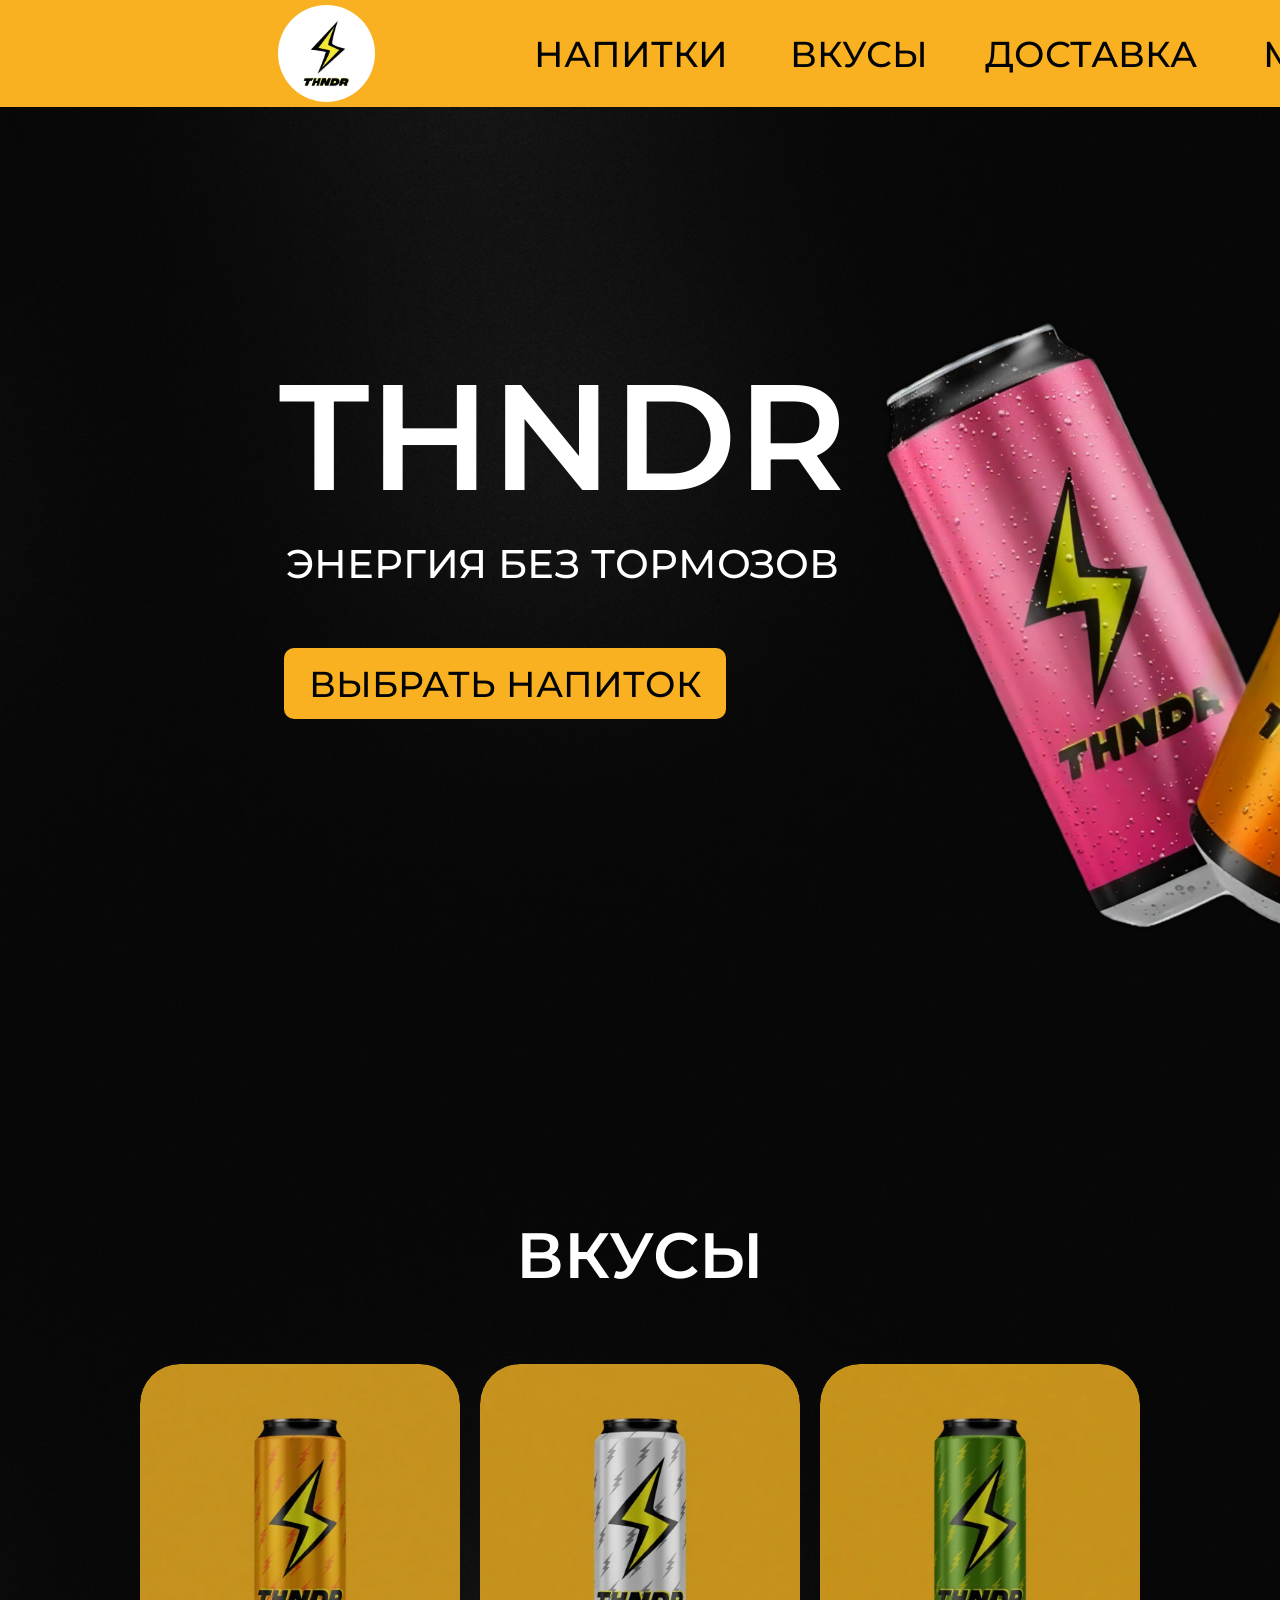
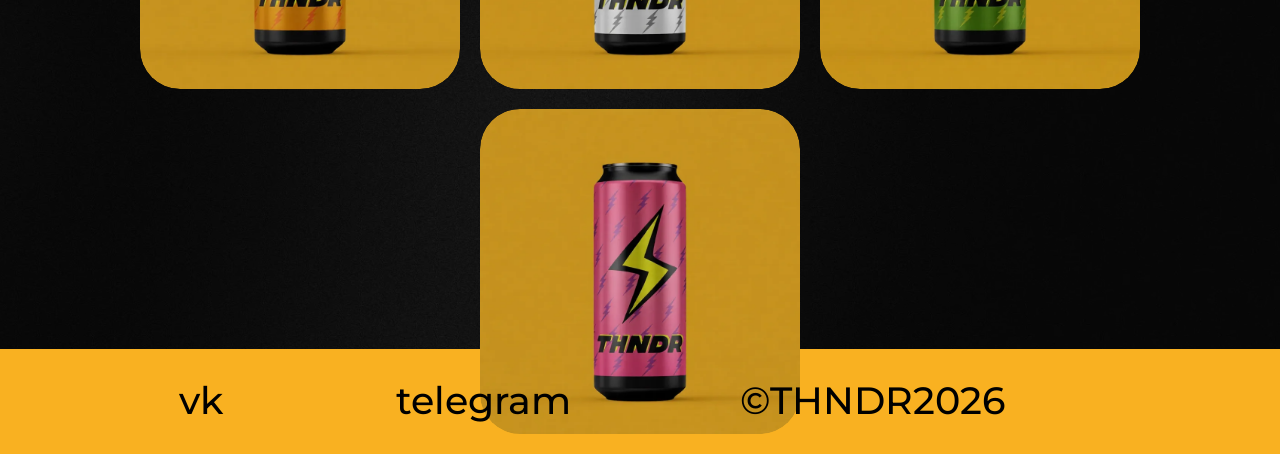
<file: index.html>
<!DOCTYPE html>
<html lang="ru">
<head>
    <meta charset="UTF-8">
    <meta name="viewport" content="width=device-width, initial-scale=1.0, user-scalable=no">
    <title>THNDR — Энергия без тормозов | Flexbox версия</title>
    <link href="https://fonts.googleapis.com/css2?family=Montserrat:wght@500;600;700&display=swap" rel="stylesheet">
    <link rel="stylesheet" href="CSS/style.css">
</head>
<body>
<!-- Хедер -->
<div class="top-header" id="topHeader">
    <div class="logo-area" id="logoArea">
        <img class="logo-img" src="webp/Лого.webp" alt="Логотип">
    </div>
    <div class="nav-menu">
        <div class="nav-item" data-action="НАПИТКИ" id="navDrinks">НАПИТКИ</div>
        <div class="nav-item" data-action="ВКУСЫ" id="navTastes">ВКУСЫ</div>
        <div class="nav-item" data-action="ДОСТАВКА" id="navDelivery">ДОСТАВКА</div>
        <a href="merch.html" class="nav-item">МЕРЧ</a>
    </div>
    <div class="right-group">
        <div class="right-group">
    <!-- Иконка корзины с прямым переходом на cart.html -->
    <div class="cart-icon" id="cartIcon" onclick="window.location.href='cart.html'">
        <svg viewBox="0 0 24 24" fill="none" stroke="#030405" stroke-width="2" stroke-linecap="round" stroke-linejoin="round">
            <circle cx="9" cy="21" r="1.5"></circle>
            <circle cx="20" cy="21" r="1.5"></circle>
            <path d="M1 1h4l2.68 13.39a2 2 0 0 0 2 1.61h9.72a2 2 0 0 0 2-1.61L23 6H6"></path>
        </svg>
    </div>
</div>
    </div>
</div>

<!-- ПЕРВЫЙ БЛОК -->
<section class="page first-page" id="firstPage">
    <div class="main-content">
        <div class="background-container">
            <img class="background-image" src="webp/фон1.webp" alt="Фон">
            <div class="background-overlay"></div>
        </div>

        <div class="left-content">
            <div class="title-block">
                <div class="main-title">THNDR</div>
                <div class="subtitle">ЭНЕРГИЯ БЕЗ ТОРМОЗОВ</div>
                <div class="btn-primary" id="chooseDrinkBtn">
                    <span>ВЫБРАТЬ НАПИТОК</span>
                </div>
            </div>
        </div>

        <div class="right-content">
            <img class="product-image" src="webp/банки 2.webp" alt="Продукт THNDR" id="productImage">
        </div>
    </div>
</section>

<!-- ВТОРОЙ БЛОК (ВКУСЫ) -->
<section class="page second-page" id="secondPage">
    <div class="second-page-container">
        <div class="second-page-bg"></div>
        <div class="second-page-overlay"></div>
        
        <div class="second-page-title">ВКУСЫ</div>
        
        <div class="products-flex">
            <div class="product-card" data-product="ORIGINAL" data-price="200">
                <div class="image-container">
                    <img class="product-img" src="webp/ORIGINAL.webp" alt="ORIGINAL" />
                    <div class="product-title-overlay">ORIGINAL</div>
                    <div class="product-price-overlay">150₽</div>
                    <div class="buy-btn-overlay" data-name="ORIGINAL" data-price="150">КУПИТЬ</div>
                </div>
            </div>
            
            <div class="product-card" data-product="ZERO SUGAR" data-price="250">
                <div class="image-container">
                    <img class="product-img" src="webp/ZERO SUGAR.webp" alt="ZERO SUGAR" />
                    <div class="product-title-overlay">ZERO SUGAR</div>
                    <div class="product-price-overlay">160₽</div>
                    <div class="buy-btn-overlay" data-name="ZERO SUGAR" data-price="160">КУПИТЬ</div>
                </div>
            </div>
            
            <div class="product-card" data-product="TROPICAL" data-price="220">
                <div class="image-container">
                    <img class="product-img" src="webp/TROPICAL.webp" alt="TROPICAL" />
                    <div class="product-title-overlay">TROPICAL</div>
                    <div class="product-price-overlay">140₽</div>
                    <div class="buy-btn-overlay" data-name="TROPICAL" data-price="140">КУПИТЬ</div>
                </div>
            </div>
            
            <div class="product-card" data-product="BERRY" data-price="250">
                <div class="image-container">
                    <img class="product-img" src="webp/BERRY.webp" alt="BERRY" />
                    <div class="product-title-overlay">BERRY</div>
                    <div class="product-price-overlay">130₽</div>
                    <div class="buy-btn-overlay" data-name="BERRY" data-price="130">КУПИТЬ</div>
                </div>
            </div>
        </div>
        
        <div class="bottom-bar"></div>
        
        <div class="social-vk">vk</div>
        <div class="social-telegram">telegram</div>
        <div class="social-email">©THNDR2026</div>
    </div>
</section>

<script src="SCRIPT/script.js"></script>

<!-- Обработка перехода с других страниц (скролл к нужному блоку) -->
<script>
    (function() {
        const scrollTo = sessionStorage.getItem('scrollTo');
        if (scrollTo === 'tastes') {
            sessionStorage.removeItem('scrollTo');
            const waitForElement = setInterval(() => {
                const secondPage = document.getElementById('secondPage');
                if (secondPage) {
                    clearInterval(waitForElement);
                    setTimeout(() => {
                        secondPage.scrollIntoView({ behavior: 'smooth', block: 'start' });
                    }, 200);
                }
            }, 100);
            setTimeout(() => {
                clearInterval(waitForElement);
            }, 3000);
       } else if (scrollTo === 'drinks') {
    sessionStorage.removeItem('scrollTo');
    //Cкролл к началу страницы
    setTimeout(() => {
        window.scrollTo({ top: 0, behavior: 'smooth' });
    }, 100);
}
    })();
</script>
</body>
</html>
</file>
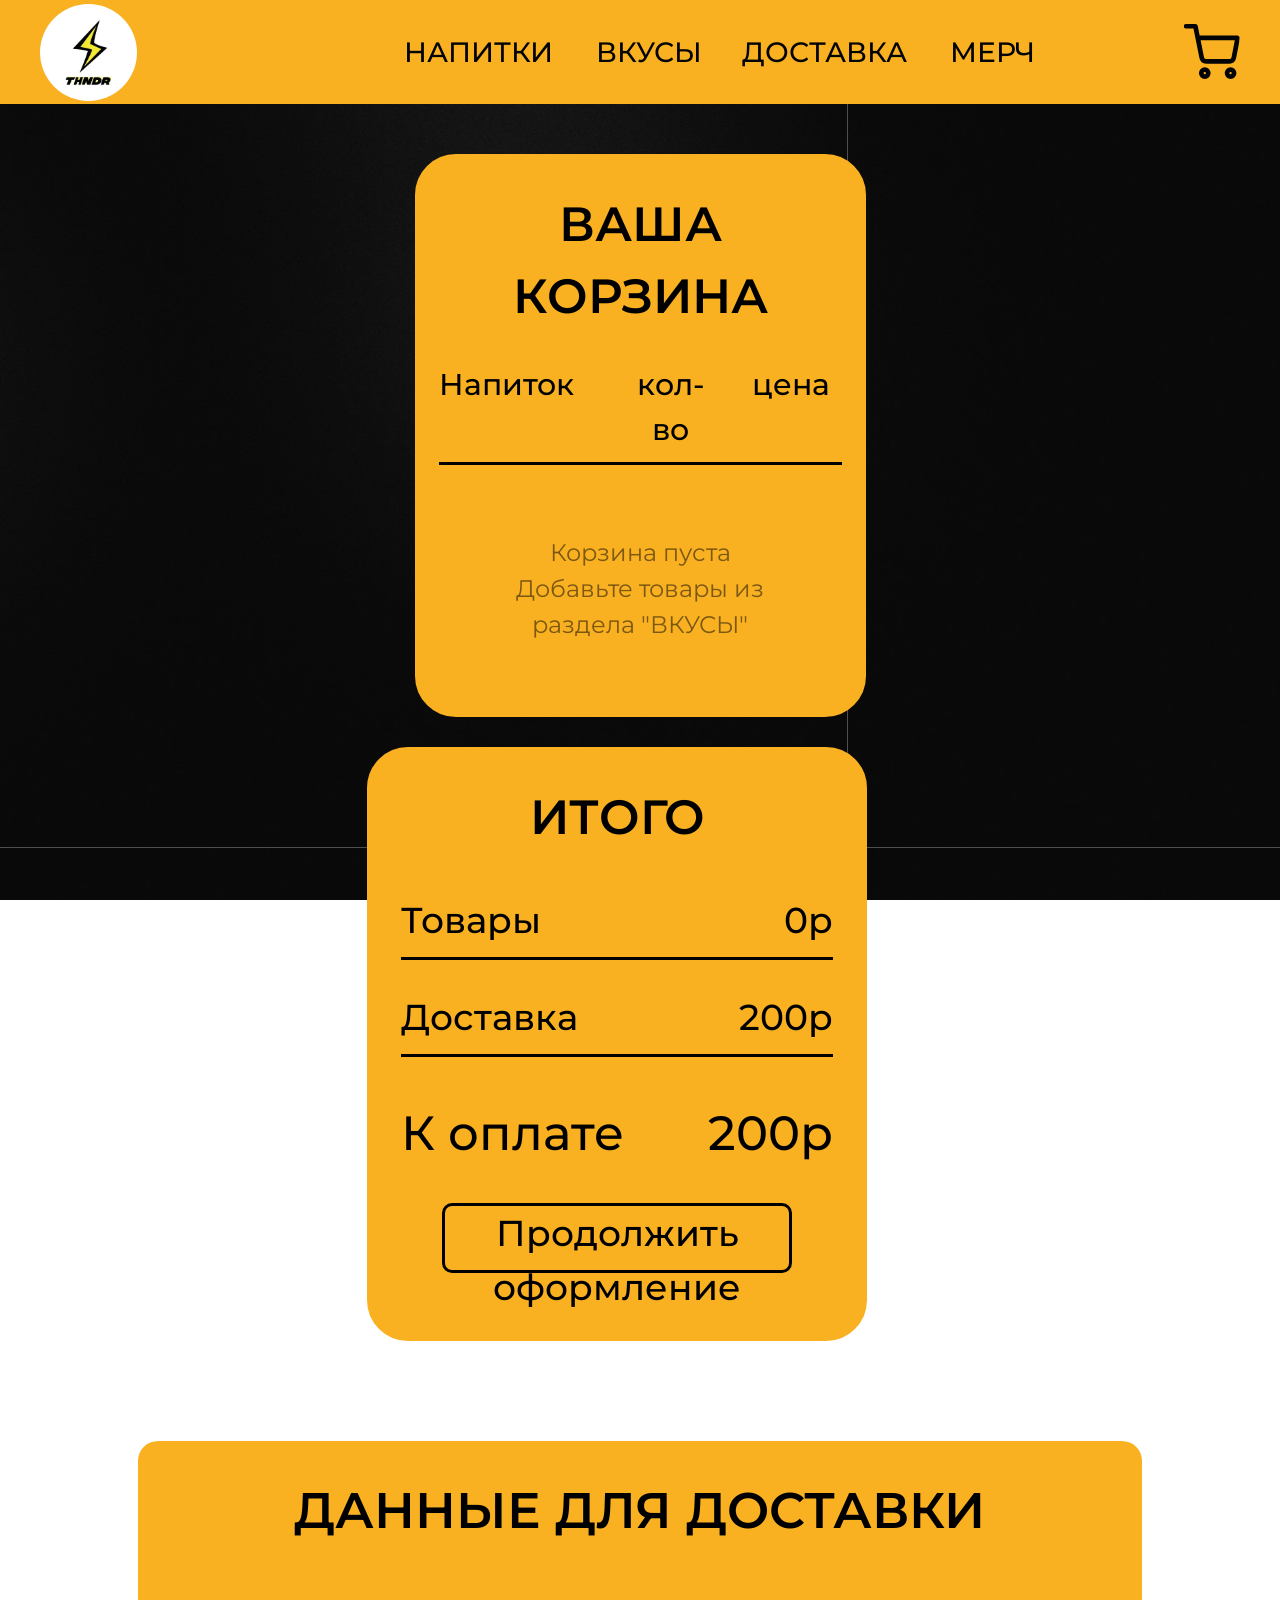
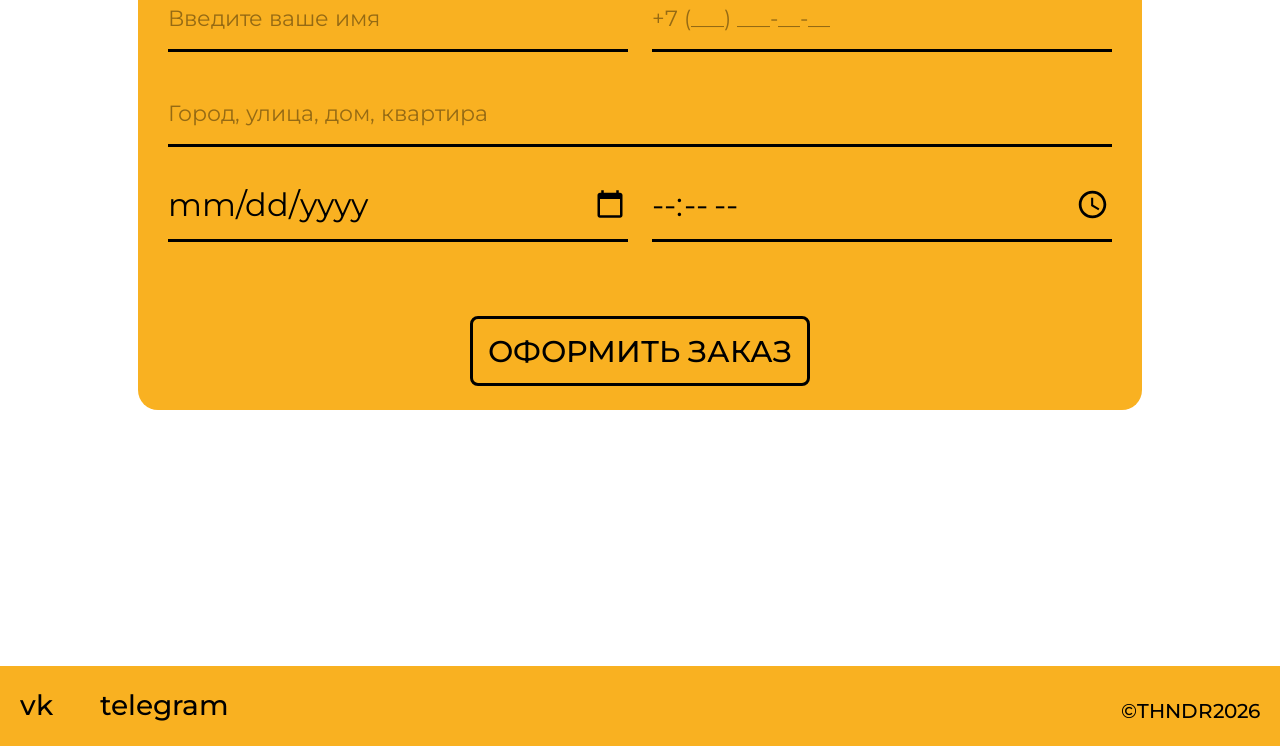
<file: cart.html>
<!DOCTYPE html>
<html lang="ru">
<head>
    <meta charset="UTF-8">
    <meta name="viewport" content="width=device-width, initial-scale=1.0, user-scalable=no">
    <title>THNDR — Корзина | Bootstrap версия</title>
    <link href="https://cdn.jsdelivr.net/npm/bootstrap@5.3.0/dist/css/bootstrap.min.css" rel="stylesheet">
    <link href="https://fonts.googleapis.com/css2?family=Montserrat:wght@500;600;700&display=swap" rel="stylesheet">
    <link rel="stylesheet" href="CSS/cart.css">
</head>
<body>

<!-- ХЕДЕР -->
<div class="top-header">
    <div class="logo-area" onclick="location.href='index.html'">
        <img class="logo-img" src="webp/Лого.webp" alt="Логотип">
    </div>
    <div class="nav-menu">
        <a href="index.html" class="nav-item">НАПИТКИ</a>
        <a href="index.html#secondPage" class="nav-item">ВКУСЫ</a>
        <a href="delivery.html" class="nav-item">ДОСТАВКА</a>
        <a href="merch.html" class="nav-item">МЕРЧ</a>
    </div>
    <div class="right-group">
        <div class="cart-icon" onclick="location.href='cart.html'">
            <svg viewBox="0 0 24 24" fill="none" stroke="#030405" stroke-width="2" stroke-linecap="round" stroke-linejoin="round">
                <circle cx="9" cy="21" r="1.5"></circle>
                <circle cx="20" cy="21" r="1.5"></circle>
                <path d="M1 1h4l2.68 13.39a2 2 0 0 0 2 1.61h9.72a2 2 0 0 0 2-1.61L23 6H6"></path>
            </svg>
        </div>
    </div>
</div>

<!-- ФОН ДЛЯ СТРАНИЦЫ КОРЗИНЫ -->
<div class="cart-bg"></div>
<div class="cart-bg-overlay"></div>

<!-- ПЕРВЫЙ БЛОК: КОРЗИНА -->
<div class="cart-section">
    <div class="container">
        <div class="row row-custom justify-content-center align-items-center">
            
            <!-- Левая колонка - ВАША КОРЗИНА -->
            <div class="col-md-6 col-lg-5">
                <div class="cart-items-card">
                    <div class="cart-title">ВАША КОРЗИНА</div>
                    
                    <div class="cart-table-header">
                        <span class="header-name">Напиток</span>
                        <span class="header-quantity">кол-во</span>
                        <span class="header-price">цена</span>
                    </div>
                    
                    <div id="cart-items-container">
                        <!-- Товары будут загружены сюда динамически -->
                    </div>
                    
                    <div id="empty-cart-message" style="text-align: center; padding: 40px; font-size: 24px; color: rgba(0,0,0,0.5); display: none;">
                        Корзина пуста<br>
                        Добавьте товары из раздела "ВКУСЫ"
                    </div>
                </div>
            </div>
            
            <!-- Правая колонка - ИТОГО -->
            <div class="col-md-6 col-lg-6">
                <div class="cart-total-card">
                    <div class="total-title">ИТОГО</div>
                    
                    <div class="total-row">
                        <span>Товары</span>
                        <span id="goodsTotal">0р</span>
                    </div>
                    <div class="total-row">
                        <span>Доставка</span>
                        <span id="deliveryPrice">200р</span>
                    </div>
                    <div class="total-amount">
                        <span>К оплате</span>
                        <span id="finalTotal">200р</span>
                    </div>
                    
                    <div class="text-center mt-4">
                        <button class="checkout-btn" onclick="scrollToDeliveryForm()">Продолжить оформление</button>
                    </div>
                </div>
            </div>
        </div>
    </div>
</div>

<!-- ВТОРОЙ БЛОК: ДАННЫЕ ДЛЯ ДОСТАВКИ -->
<div class="delivery-data-section" id="deliveryFormSection">
    <div class="container">
        <div class="row justify-content-center">
            <div class="col-12">
                <div class="delivery-data-card">
                    <h1 class="delivery-data-title">ДАННЫЕ ДЛЯ ДОСТАВКИ</h1>
                    
                    <form id="deliveryForm">
    <div class="row">
        <div class="col-md-6 mb-4">
            <input type="text" aria-label="Имя" class="form-control" placeholder="Введите ваше имя" required>
        </div>
        <div class="col-md-6 mb-4">
            <input type="tel" aria-label="Телефон" class="form-control" placeholder="+7 (___) ___-__-__" required>
        </div>
    </div>
    
    <div class="row">
        <div class="col-12 mb-4">
            <input type="text" aria-label="Адрес" class="form-control" placeholder="Город, улица, дом, квартира" required>
        </div>
    </div>
    
    <div class="row">
        <div class="col-md-6 mb-4">
            <input type="date" aria-label="Дата" class="form-control" required>
        </div>
        <div class="col-md-6 mb-4">
            <input type="time" aria-label="Время" class="form-control" required>
        </div>
    </div>
    
    <div class="row">
        <div class="col-12 text-center">
            <button type="submit" class="submit-order-btn">ОФОРМИТЬ ЗАКАЗ</button>
        </div>
    </div>
</form>
                </div>
            </div>
        </div>
    </div>
    
    <!-- Нижняя полоса -->
    <div class="bottom-bar"></div>
    
    <!-- Социальные кнопки -->
    <div class="social-vk" onclick="window.open('https://vk.com', '_blank')">vk</div>
    <div class="social-telegram" onclick="window.open('https://t.me', '_blank')">telegram</div>
    <div class="social-email" onclick="window.location.href='mailto:support@thndr.ru'">©THNDR2026</div>
</div>

<script>
    // ========== КОРЗИНА (РАБОТА С LOCALSTORAGE) ==========
    const CART_STORAGE_KEY = 'thndr_cart';
    const DELIVERY_PRICE_KEY = 'thndr_delivery_price';
    
    function getCart() {
        const cart = localStorage.getItem(CART_STORAGE_KEY);
        return cart ? JSON.parse(cart) : [];
    }
    
    function saveCart(cart) {
        localStorage.setItem(CART_STORAGE_KEY, JSON.stringify(cart));
    }
    
    function getDeliveryPrice() {
        const price = localStorage.getItem(DELIVERY_PRICE_KEY);
        return price ? parseInt(price) : 200;
    }
    
    function removeFromCart(productId) {
        const cart = getCart();
        const newCart = cart.filter(item => item.id !== productId);
        saveCart(newCart);
        renderCart();
    }
    
    function updateQuantity(productId, newQuantity) {
        if (newQuantity < 1) {
            removeFromCart(productId);
            return;
        }
        
        const cart = getCart();
        const item = cart.find(item => item.id === productId);
        if (item) {
            item.quantity = newQuantity;
            saveCart(cart);
        }
        renderCart();
    }
    
    // Рендер корзины
    function renderCart() {
        let cart = getCart();
        
        cart = cart.filter(item => item.name && item.name !== 'null' && item.name.trim() !== '');
        saveCart(cart);
        
        const container = document.getElementById('cart-items-container');
        const emptyMessage = document.getElementById('empty-cart-message');
        
        if (!container) return;
        
        if (cart.length === 0) {
            container.innerHTML = '';
            emptyMessage.style.display = 'block';
            updateTotals();
            return;
        }
        
        emptyMessage.style.display = 'none';
        
        container.innerHTML = cart.map(item => {
            let priceHtml = `<span class="price-value">${item.price * item.quantity}р</span>`;
            if (item.discount && item.discount > 0) {
                const originalTotal = (item.originalPrice || item.price) * item.quantity;
                priceHtml = `<span class="price-value"><span style="text-decoration: line-through; opacity: 0.6;">${originalTotal}р</span> ${item.price * item.quantity}р</span>`;
            }
            
            return `
                <div class="cart-item" data-id="${item.id}" data-price="${item.price}">
                    <div class="cart-item-name">${item.name}</div>
                    <div class="cart-item-quantity">
                        <button class="quantity-btn minus" onclick="updateQuantity('${item.id}', ${item.quantity - 1})">-</button>
                        <span class="quantity-value">${item.quantity}</span>
                        <button class="quantity-btn plus" onclick="updateQuantity('${item.id}', ${item.quantity + 1})">+</button>
                    </div>
                    <div class="cart-item-price">
                        ${priceHtml}
                        <button class="cart-item-delete" onclick="removeFromCart('${item.id}')">удалить</button>
                    </div>
                </div>
            `;
        }).join('');
        
        updateTotals();
    }
    
    function updateTotals() {
        let total = 0;
        const cart = getCart();
        
        cart.forEach(item => {
            total += item.price * item.quantity;
        });
        
        const delivery = getDeliveryPrice();
        const finalTotal = total + delivery;
        
        document.getElementById('goodsTotal').innerText = total + 'р';
        document.getElementById('deliveryPrice').innerText = delivery + 'р';
        document.getElementById('finalTotal').innerText = finalTotal + 'р';
    }
    
    // Прокрутка к форме доставки
    function scrollToDeliveryForm() {
        const cart = getCart();
        if (cart.length === 0) {
            alert('Корзина пуста! Добавьте товары.');
            return;
        }
        const formSection = document.getElementById('deliveryFormSection');
        if (formSection) {
            formSection.scrollIntoView({ behavior: 'smooth' });
        }
    }
    
    // Обработка отправки формы
    document.addEventListener('DOMContentLoaded', () => {
        renderCart();
        
        const deliveryForm = document.getElementById('deliveryForm');
        if (deliveryForm) {
            deliveryForm.addEventListener('submit', function(e) {
                e.preventDefault();
                const finalTotal = document.getElementById('finalTotal').innerText;
                alert(`Спасибо за заказ! Сумма к оплате: ${finalTotal}\nНаш менеджер свяжется с вами для подтверждения.`);
                localStorage.removeItem(CART_STORAGE_KEY);
                localStorage.removeItem(DELIVERY_PRICE_KEY);
                renderCart();
                deliveryForm.reset();
            });
        }
    });
    
</script>

<!-- Bootstrap JS -->
<script src="https://cdn.jsdelivr.net/npm/bootstrap@5.3.0/dist/js/bootstrap.bundle.min.js"></script>
</body>
</html>
</file>
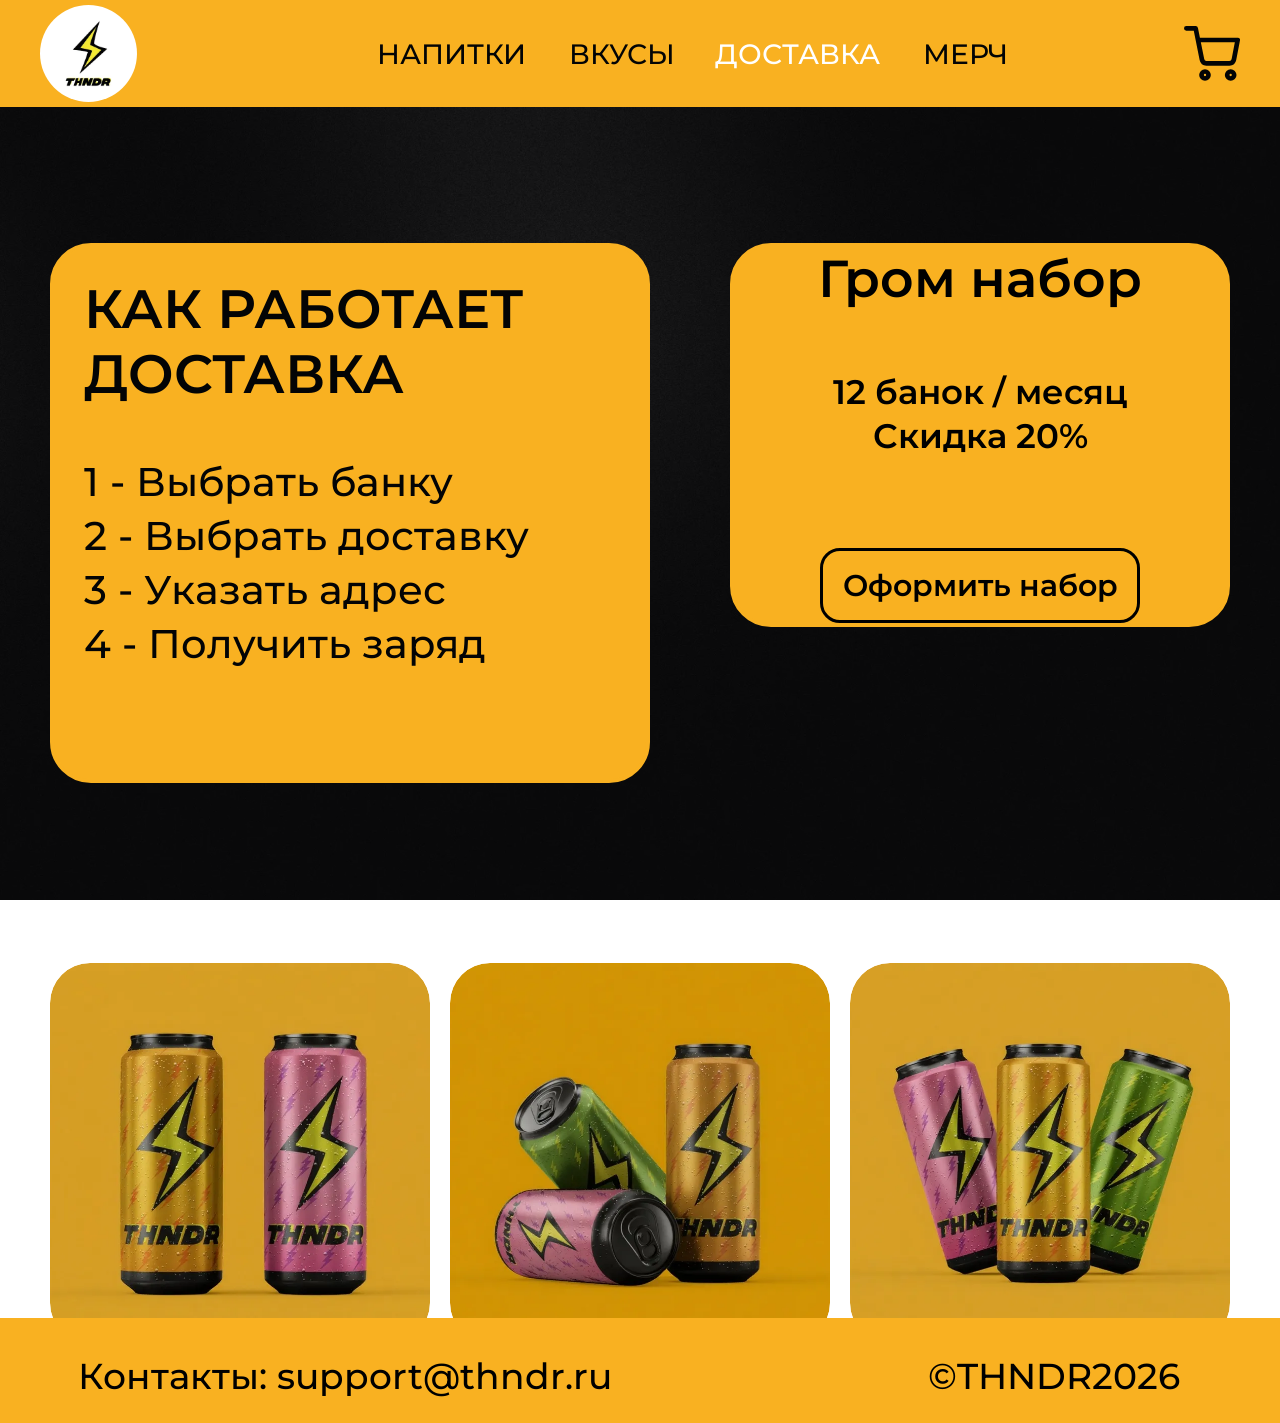
<file: delivery.html>
<!DOCTYPE html>
<html lang="ru">
<head>
    <meta charset="UTF-8">
    <meta name="viewport" content="width=device-width, initial-scale=1.0, user-scalable=no">
    <title>THNDR — Доставка | CSS Grid версия</title>
    <link href="https://fonts.googleapis.com/css2?family=Montserrat:wght@500;600;700&display=swap" rel="stylesheet">
    <link rel="stylesheet" href="CSS/delivery.css">
</head>
<body>
<div class="page">
    <!-- ХЕДЕР -->
    <header class="top-header">
        <div class="logo-area" onclick="location.href='index.html'">
            <img class="logo-img" src="webp/Лого.webp" alt="Логотип">
        </div>
        <nav class="nav-menu">
            <a href="index.html" class="nav-item">НАПИТКИ</a>
            <a href="index.html#secondPage" class="nav-item" id="tastesLink">ВКУСЫ</a>
            <a href="delivery.html" class="nav-item active">ДОСТАВКА</a>
            <a href="merch.html" class="nav-item">МЕРЧ</a>
        </nav>
        <div class="right-group">
            <div class="cart-icon" onclick="location.href='cart.html'">
                <svg viewBox="0 0 24 24" fill="none" stroke="#030405" stroke-width="2" stroke-linecap="round" stroke-linejoin="round">
                    <circle cx="9" cy="21" r="1.5"></circle>
                    <circle cx="20" cy="21" r="1.5"></circle>
                    <path d="M1 1h4l2.68 13.39a2 2 0 0 0 2 1.61h9.72a2 2 0 0 0 2-1.61L23 6H6"></path>
                </svg>
            </div>
        </div>
    </header>

    

    <!-- ПЕРВЫЙ БЛОК: КАК РАБОТАЕТ ДОСТАВКА + ГРОМ НАБОР -->
    <section class="delivery-info-section">
    <div class="delivery-grid">
        <div class="delivery-left">
            <h1 class="delivery-title">КАК РАБОТАЕТ<br/>ДОСТАВКА</h1>
            <ul class="delivery-steps">
                <li>1 - Выбрать банку</li>
                <li>2 - Выбрать доставку</li>
                <li>3 - Указать адрес</li>
                <li>4 - Получить заряд</li>
            </ul>
        </div>
        <div class="delivery-right">
            <div class="delivery-card">
                <h2 class="card-title">Гром набор</h2>
                <div class="card-price">12 банок / месяц<br/>Скидка 20%</div>
                <button class="card-btn" data-name="ГРОМ НАБОР" data-price="1440" data-original-price="1800" data-discount="20">Оформить набор</button>
            </div>
        </div>
    </div>
    </section>

    <!-- ВТОРОЙ БЛОК: ТАРИФЫ ДОСТАВКИ -->
<section class="tariffs-section">
    <div class="tariffs-bg"></div>
    <div class="tariffs-bg-overlay"></div>
    
    <div class="tariffs-container">
        <div class="tariffs-grid">
            <div class="tariff-card" data-product="СТАНДАРТ">
                <div class="image-container">
                    <img class="tariff-img" src="webp/СТАНДАРТ.webp" alt="СТАНДАРТ">
                    <div class="tariff-title-overlay">СТАНДАРТ</div>
                    <div class="tariff-price-overlay">200 рублей</div>
                    <div class="tariff-delivery-overlay">Доставка 3 дня</div>
                    <button class="tariff-btn-overlay" data-delivery-price="200">ВЫБРАТЬ</button>
                </div>
            </div>
            <div class="tariff-card" data-product="ПРЕМИУМ">
                <div class="image-container">
                    <img class="tariff-img" src="webp/ПРЕМИУМ.webp" alt="ПРЕМИУМ">
                    <div class="tariff-title-overlay">ПРЕМИУМ</div>
                    <div class="tariff-price-overlay">250 рублей</div>
                    <div class="tariff-delivery-overlay">Доставка 1 день</div>
                    <button class="tariff-btn-overlay" data-delivery-price="250">ВЫБРАТЬ</button>
                </div>
            </div>
            <div class="tariff-card" data-product="VIP ГРОМ">
                <div class="image-container">
                    <img class="tariff-img" src="webp/VIP ГРОМ.webp" alt="VIP ГРОМ">
                    <div class="tariff-title-overlay">VIP ГРОМ</div>
                    <div class="tariff-price-overlay">300 рублей</div>
                    <div class="tariff-delivery-overlay">Доставка сегодня</div>
                    <button class="tariff-btn-overlay" data-delivery-price="300">ВЫБРАТЬ</button>
                </div>
            </div>
        </div>
        <div class="bottom-bar"></div>
        <div class="contacts">
            <span class="contacts-email" onclick="window.location.href='mailto:support@thndr.ru'">Контакты: support@thndr.ru</span>
            <span class="contacts-social" onclick="window.open('https://t.me', '_blank')">©THNDR2026</span>
        </div>
    </div>
</section>
</div>

<script src="SCRIPT/script.js"></script>
</body>
</html>
</file>
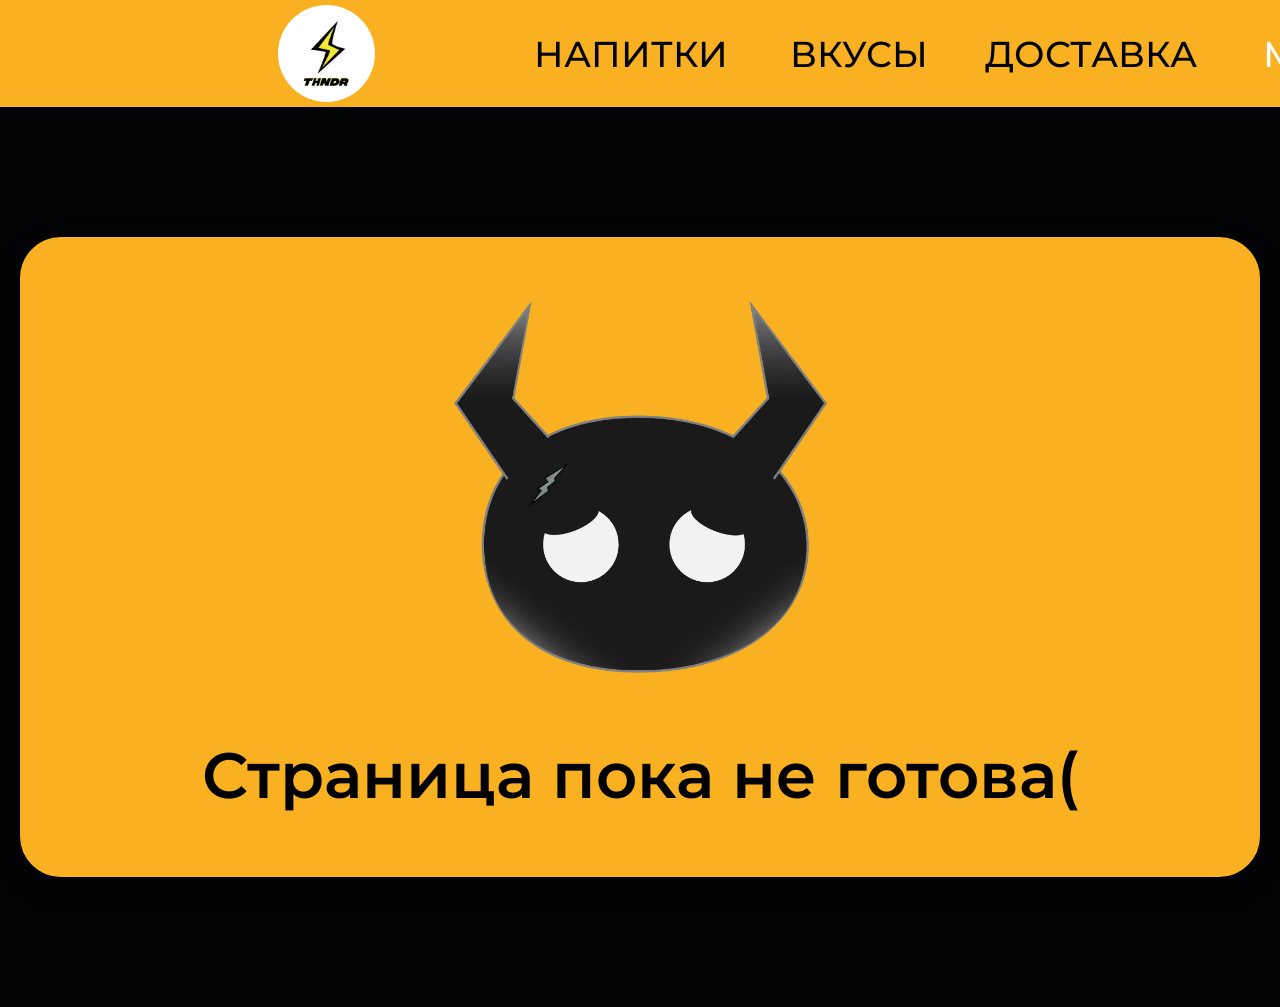
<file: merch.html>
<!DOCTYPE html>
<html lang="ru">
<head>
    <meta charset="UTF-8">
    <meta name="viewport" content="width=device-width, initial-scale=1.0, user-scalable=no">
    <title>THNDR — Мерч</title>
    <link href="https://fonts.googleapis.com/css2?family=Montserrat:wght@500;600;700&display=swap" rel="stylesheet">
    <link rel="stylesheet" href="CSS/merch.css">
</head>
<body>

<!-- ХЕДЕР -->
<div class="top-header">
    <div class="logo-area" onclick="location.href='index.html'">
        <img class="logo-img" src="webp/Лого.webp" alt="Логотип">
    </div>
    <div class="nav-menu">
        <a href="index.html" class="nav-item">НАПИТКИ</a>
        <a href="index.html#secondPage" class="nav-item">ВКУСЫ</a>
        <a href="delivery.html" class="nav-item">ДОСТАВКА</a>
        <a href="merch.html" class="nav-item active">МЕРЧ</a>
    </div>
    <div class="right-group">
        <div class="cart-icon" onclick="location.href='cart.html'">
            <svg viewBox="0 0 24 24" fill="none" stroke="#030405" stroke-width="2" stroke-linecap="round" stroke-linejoin="round">
                <circle cx="9" cy="21" r="1.5"></circle>
                <circle cx="20" cy="21" r="1.5"></circle>
                <path d="M1 1h4l2.68 13.39a2 2 0 0 0 2 1.61h9.72a2 2 0 0 0 2-1.61L23 6H6"></path>
            </svg>
        </div>
    </div>
</div>

<!-- ОСНОВНОЙ БЛОК МЕРЧА -->
<section class="merch-section">
    <div class="merch-card">
        <img class="merch-image" src="webp/Стикер 6.webp" alt="Мерч THNDR">
        <div class="merch-message">Страница пока не готова(</div>
    </div>
</section>
</body>
</html>
</file>
<file: CSS/style.css>
* {
    margin: 0;
    padding: 0;
    box-sizing: border-box;
}

html, body {
    overflow-x: hidden;
    scroll-behavior: smooth;
}

body {
    background: #1a1a1a;
    font-family: 'Montserrat', sans-serif;
}
.pages-container {
    display: flex;
    flex-direction: column;
    gap: 0;
    margin: 0;
    padding: 0;
}

/* ========== ХЕДЕР ========== */
.top-header {
    width: 100%;
    height: 107px;
    background: #F9B121;
    display: flex;
    flex-direction: row;
    align-items: center;
    justify-content: space-between;
    padding: 0 291.75px 0 278px;
    position: sticky;
    top: 0;
    z-index: 100;
}

.logo-area {
    display: flex;
    align-items: center;
    cursor: pointer;
    flex-shrink: 0;
}

.logo-img {
    width: 97px;
    height: 97px;
    border-radius: 142px;
    display: block;
    object-fit: cover;
    pointer-events: none;
}

.nav-menu {
    display: flex;
    flex-direction: row;
    align-items: center;
    margin-left: 150px;
}

.nav-item {
    font-size: 36px;
    font-family: 'Montserrat', sans-serif;
    font-weight: 500;
    color: #030405;
    text-align: center;
    white-space: nowrap;
    display: flex;
    align-items: center;
    justify-content: center;
    cursor: pointer;
    transition: color 0.2s ease;
    text-decoration: none;
    background: none;
    border: none;
}

.nav-item:hover {
    color: #ffffff;
}

.nav-item:nth-child(1) {
    width: 212px;
    margin-right: 17px;
}
.nav-item:nth-child(2) {
    width: 210px;
    margin-right: 18px;
}
.nav-item:nth-child(3) {
    width: 218px;
    margin-right: 60px;
}
.nav-item:nth-child(4) {
    width: 116px;
}

.right-group {
    width: 71.25px;
    height: 83.66px;
    position: relative;
    display: flex;
    align-items: center;
    justify-content: center;
    margin-right: -70px;
    flex-shrink: 0;
}

.cart-icon {
    position: relative;
    width: 56px;
    height: 56px;
    cursor: pointer;
    transition: filter 0.2s ease;
    transform: translateX(-98px);
}

.cart-icon:hover svg {
    filter: brightness(0) invert(1);
}

.cart-icon svg {
    width: 100%;
    height: 100%;
    transition: filter 0.2s ease;
}

/* ========== СТРАНИЦЫ ========== */
.page {
    width: 100%;
    min-height: 100vh;
    position: relative;
}

/* ========== ПЕРВЫЙ БЛОК ========== */
.first-page {
    display: flex;
    flex-direction: column;
    background: white;
    min-height: 100vh;
}

.main-content {
    display: flex;
    flex-direction: row;
    flex: 1;
    position: relative;
    background: #030405;
    overflow: hidden;
    min-height: 100vh;
}

.background-container {
    position: absolute;
    top: 0;
    left: 0;
    width: 100%;
    height: 100%;
    z-index: 0;
    pointer-events: none;
}

.background-image {
    position: absolute;
    top: 0;
    left: 0;
    width: 100%;
    height: 100%;
    object-fit: cover;
}

.background-overlay {
    position: absolute;
    top: 0;
    left: 0;
    width: 100%;
    height: 100%;
    background: rgba(0, 0, 0, 0.7);
}

.left-content {
    flex: 1;
    display: flex;
    flex-direction: column;
    justify-content: center;
    align-items: flex-start;
    z-index: 2;
    padding-left: 268px;
    padding-right: 20px;
    margin-top: -100px;
}

.title-block {
    width: 589px;
    display: flex;
    flex-direction: column;
    align-items: center;
}

.main-title {
    text-align: center;
    color: white;
    font-size: 150px;
    font-family: 'Montserrat', sans-serif;
    font-weight: 600;
    line-height: 1.1;
    letter-spacing: normal;
}

.subtitle {
    text-align: center;
    color: white;
    font-size: 40px;
    font-family: 'Montserrat', sans-serif;
    font-weight: 500;
    margin-top: 20px;
    margin-bottom: 0;
    letter-spacing: normal;
    overflow-wrap: break-word;
}

.btn-primary {
    width: 442px;
    height: 71px;
    background: #F9B121;
    border-radius: 10px;
    margin-top: 60px;
    margin-left: -115px;
    display: flex;
    align-items: center;
    justify-content: center;
    cursor: pointer;
    transition: 0.2s ease;
    border: none;
}

.btn-primary span {
    font-size: 36px;
    font-family: 'Montserrat', sans-serif;
    font-weight: 500;
    color: #030405;
    text-align: center;
}

.btn-primary:hover {
    opacity: 0.9;
    transform: scale(1.01);
}

.right-content {
    flex: 1;
    display: flex;
    justify-content: flex-end;
    align-items: flex-start;
    z-index: 2;
    padding-top: 128px;
    padding-right: 150px;
    margin-top: -100px;
}

.product-image {
    width: 1035px;
    height: 931px;
    object-fit: cover;
    display: block;
    position: relative;
    z-index: 3;
    transform: translateX(-150px);
}

/* ========== ВТОРОЙ БЛОК ========== */
.second-page-container {
    width: 100%;
    min-height: 100vh;
    position: relative;
    background: white;
    overflow-x: hidden;
}

.second-page-bg {
    position: absolute;
    top: 0;
    left: 0;
    width: 100%;
    height: 100%;
    background-image: url('../webp/фон2.webp');
    background-size: cover;
    background-position: center;
    z-index: 0;
}

.second-page-overlay {
    position: absolute;
    top: 0;
    left: 0;
    width: 100%;
    height: 100%;
    background: rgba(0, 0, 0, 0.7);
    z-index: 1;
}

.second-page-title {
    text-align: center;
    color: white;
    font-size: clamp(32px, 6vw, 64px);
    font-family: 'Montserrat', sans-serif;
    font-weight: 600;
    z-index: 2;
    position: relative;
    padding-top: 150px;
    margin-bottom: 50px;
}

/* FLEXBOX для карточек товаров */
.products-flex {
    display: flex;
    flex-direction: row;
    justify-content: center;
    align-items: center;
    flex-wrap: wrap;
    gap: 20px;
    z-index: 2;
    position: relative;
    padding: 20px;
    max-width: 1400px;
    margin: 0 auto;
}

.product-card {
    width: clamp(250px, 25vw, 325px);
    height: auto;
    aspect-ratio: 325 / 330;
    transition: transform 0.3s ease, width 0.3s ease;
    cursor: pointer;
}

.product-card:hover {
    transform: translateY(-10px);
}

.image-container {
    position: relative;
    width: 100%;
    height: 100%;
    overflow: hidden;
    border-radius: 40px;
}

.product-img {
    transition: filter 0.3s ease, transform 0.3s ease;
    width: 100%;
    height: 100%;
    object-fit: cover;
    border-radius: 40px;
}

.product-card:hover .product-img {
    filter: brightness(0.7);
    transform: scale(1.05);
}

/* ========== ВЫЛЕТАЮЩИЕ ЭЛЕМЕНТЫ НА КАРТОЧКАХ ========== */

/* Название товара */
.product-title-overlay {
    position: absolute;
    bottom: 25%;
    left: 0;
    right: 0;
    text-align: center;
    color: white;
    font-size: clamp(18px, 3vw, 32px);
    font-family: 'Montserrat', sans-serif;
    font-weight: 700;
    opacity: 0;
    transform: translateY(30px);
    transition: opacity 0.4s ease, transform 0.4s ease;
    z-index: 3;
    text-shadow: 2px 2px 4px rgba(0,0,0,0.5);
    pointer-events: none;
}

/* Цена товара (под названием) */
.product-price-overlay {
    position: absolute;
    bottom: 15%;
    left: 0;
    right: 0;
    text-align: center;
    color: #F9B121;
    font-size: clamp(20px, 3vw, 32px);
    font-family: 'Montserrat', sans-serif;
    font-weight: 700;
    opacity: 0;
    transform: translateY(30px);
    transition: opacity 0.4s ease 0.1s, transform 0.4s ease 0.1s;
    z-index: 3;
    text-shadow: 1px 1px 2px rgba(0,0,0,0.5);
    pointer-events: none;
}

/* Кнопка покупки */
.buy-btn-overlay {
    position: absolute;
    bottom: 5%;
    left: 0;
    right: 0;
    text-align: center;
    color: #F9B121;
    font-size: clamp(16px, 2.5vw, 28px);
    font-family: 'Montserrat', sans-serif;
    font-weight: 700;
    cursor: pointer;
    opacity: 0;
    transform: translateY(30px);
    transition: opacity 0.4s ease 0.2s, transform 0.4s ease 0.2s;
    z-index: 3;
    text-shadow: 1px 1px 2px rgba(0,0,0,0.3);
    background: transparent;
    border: none;
}

.product-card:hover .product-title-overlay,
.product-card:hover .product-price-overlay,
.product-card:hover .buy-btn-overlay {
    opacity: 1;
    transform: translateY(0);
}

.buy-btn-overlay:hover {
    transform: scale(1.1);
    color: #ffcc44;
}

.bottom-bar {
    width: 100%;
    height: 105px;
    position: absolute;
    bottom: 0;
    left: 0;
    background: #F9B121;
    z-index: 1;
}

/* Социальные кнопки */
.social-vk,
.social-telegram,
.social-email {
    position: absolute;
    text-align: center;
    display: flex;
    align-items: center;
    justify-content: center;
    color: black;
    font-family: 'Montserrat', sans-serif;
    font-weight: 500;
    cursor: pointer;
    z-index: 2;
    background: none;
    border: none;
    font-size: clamp(24px, 3vw, 48px);
}

.social-vk {
    left: 14%;
    bottom: 30px;
}

.social-telegram {
    left: 396px;
    bottom: 30px;
}

.social-email {
    right: 275px;
    bottom: 30px;
}

.social-vk:hover,
.social-telegram:hover,
.social-email:hover {
    opacity: 0.7;
}

/* ========== АДАПТИВНОСТЬ ДЛЯ ПЛАНШЕТОВ (до 1024px) ========== */
@media (max-width: 1024px) {
    .top-header {
        flex-direction: column;
        height: auto;
        padding: 10px 20px;
        gap: 10px;
    }
    
    .logo-img {
        width: 100px;
        height: 100px;
    }
    
    .nav-menu {
        margin-left: 0;
        flex-wrap: wrap;
        justify-content: center;
        gap: 20px;
    }
    
    .nav-item {
        font-size: 35px;
        width: auto !important;
        margin-right: 0 !important;
    }
    
    .right-group {
        position: absolute;
        top: 10px;
        right: 15px;
        margin-right: 0;
    }
    
    .cart-icon {
        width: 40px;
        height: 40px;
        margin-top: -10%;
        margin-right: 50%;
        transform: scale(1.7);
    }
    
    .main-content {
        flex-direction: column;
    }
    
    .left-content {
        order: 1;
        padding-left: 20px;
        margin-top: 0;
        align-items: center;
    }
    
    .title-block {
        width: 100%;
    }
    
    .main-title {
        font-size: 120px;
    }
    
    .subtitle {
        font-size: 55px;
        text-align: center;
    }
    
    .btn-primary {
        width: 450px;
        height: 120px;
        margin-left: 0;
    }
    
    .btn-primary span {
        font-size: 45px;
    }
    
    .right-content {
        order: 0;
        justify-content: center;
        padding-right: 0;
        margin-top: 50px;
    }
    
    .product-image {
        width: 100%;
        height: auto;
        transform: translateX(0);
        margin-top: 0%;
    }
    
    .second-page-container {
        min-height: 100vh;
        position: relative;
        padding-bottom: 105px;
    }
    
    .second-page-title {
        padding-top: 40px;
        font-size: 50px;
        margin-bottom: 30px;
    }
    
    .products-flex {
        gap: 20px;
        padding: 20px;
        display: flex;
        max-width: 600px;
        margin: 0 auto;
        transform: none;
        position: relative;
        z-index: 2;
    }
    
    .product-card {
        width: 100%;
        position: relative;
        overflow: visible;
        aspect-ratio: 325 / 330;
    }
    
    .image-container {
        border-radius: 40px;
        width: 100%;
        height: 100%;
    }
    
    .product-title-overlay {
        bottom: 25%;
        font-size: 60px;
    }
    
    .product-price-overlay {
        bottom: 17%;
        font-size: 45px;
    }
    
    .buy-btn-overlay {
        bottom: 10%;
        font-size: 45px;
    }
    
    .product-card.active .product-title-overlay,
    .product-card.active .buy-btn-overlay {
        opacity: 1;
        transform: translateY(0);
    }
    
    .product-card.active .product-img {
        filter: brightness(0.7);
        transition: filter 0.2s ease;
    }
    
    .bottom-bar {
        position: absolute;
        bottom: 0;
        left: 0;
        width: 100%;
        height: 80px;
        background: #F9B121;
        z-index: 1;
    }
    
    .social-vk {
        left: 20px;
        bottom: 25px;
        font-size: 30px;
    }
    
    .social-telegram {
        left: 100px;
        bottom: 25px;
        font-size: 30px;
    }
    
    .social-email {
        right: 20px;
        bottom: 25px;
        font-size: 30px;
    }
}

/* ========== АДАПТИВНОСТЬ ДЛЯ МОБИЛЬНЫХ УСТРОЙСТВ (до 768px) ========== */
@media (max-width: 768px) {
    .top-header {
        flex-direction: column;
        height: auto;
        padding: 10px 20px;
        gap: 10px;
    }
    
    .logo-img {
        width: 55px;
        height: 55px;
    }
    
    .nav-menu {
        margin-left: 0;
        flex-wrap: wrap;
        justify-content: center;
        gap: 15px;
    }
    
    .nav-item {
        font-size: 20px;
        width: auto !important;
        margin-right: 0 !important;
    }
    
    .right-group {
        position: absolute;
        top: 10px;
        right: 15px;
        margin-right: 0;
    }
    
    .cart-icon {
        width: 40px;
        height: 40px;
        margin-top: -35%;
        margin-right: 40%;
        transform: scale(1);
    }
    
    .main-content {
        flex-direction: column;
    }
    
    .left-content {
        order: 1;
        padding-left: 20px;
        margin-top: 0;
        align-items: center;
    }
    
    .title-block {
        width: 100%;
    }
    
    .main-title {
        font-size: 60px;
    }
    
    .subtitle {
        font-size: 24px;
        text-align: center;
    }
    
    .btn-primary {
        width: 280px;
        height: 50px;
        margin-left: 0;
    }
    
    .btn-primary span {
        font-size: 20px;
    }
    
    .right-content {
        order: 0;
        justify-content: center;
        padding-right: 0;
        margin-top: 50px;
    }
    
    .product-image {
        width: 85%;
        height: auto;
        transform: translateX(0);
        margin-top: -20%;
    }
    
    .second-page-title {
        padding-top: 50px;
        font-size: 32px;
        margin-bottom: 20px;
    }
    
    .products-flex {
        display: flex;
        flex-direction: row;
        flex-wrap: wrap;
        justify-content: center;
        margin: 0 auto;
        position: relative;
        z-index: 2;
    }
    
    .product-card {
        position: relative;
        overflow: visible;
        aspect-ratio: 325 / 330;
        transition: transform 0.2s ease;
    }
    
    .image-container {
        border-radius: 40px;
        width: 100%;
        height: 100%;
    }
    
  @media (min-width: 481px) and (max-width: 575px) {
    .products-flex {
        gap: 12px;
        padding: 12px;
        max-width: 350px;
    }

    .product-card {
        width: 50%;
        min-width: 160px;
        max-width: 280px;
        transform: scale(1);
    }

    .product-title-overlay {
        font-size: 14px;
        bottom: 45px;
    }

    .product-price-overlay {
        font-size: 14px;
        bottom: 12px;
    }

    .buy-btn-overlay {
        font-size: 12px;
        bottom: 12px;
    }
}

@media (min-width: 576px) and (max-width: 667px) {
    .products-flex {
        gap: 16px;
        padding: 16px;
        max-width: 475px;
    }

    .product-card {
        width: 50%;
        min-width: 160px;
        max-width: 280px;
        transform: scale(1.02);
    }

    .product-title-overlay {
        font-size: 16px;
        bottom: 50px;
    }

    .product-price-overlay {
        font-size: 16px;
        bottom: 14px;
    }

    .buy-btn-overlay {
        font-size: 14px;
        bottom: 14px;
    }
}

@media (min-width: 668px) and (max-width: 768px) {
    .products-flex {
        gap: 20px;
        padding: 20px;
        max-width: 600px;
    }

    .product-card {
        width: 50%;
        min-width: 160px;
        max-width: 280px;
        transform: scale(1.05);
    }

    .product-title-overlay {
        font-size: 18px;
        bottom: 55px;
    }

    .product-price-overlay {
        font-size: 18px;
        bottom: 15px;
    }

    .buy-btn-overlay {
        font-size: 16px;
        bottom: 15px;
    }
}

@media (max-width: 480px) {
    .products-flex {
        gap: 12px;
        padding: 12px;
        max-width: 350px;
    }

    .product-card {
        width: 50%;
        min-width: 140px;
        transform: scale(1);
    }
        .product-title-overlay {
            font-size: 14px;
            bottom: 25%;
        }
        
        .product-price-overlay {
            font-size: 14px;
            bottom: 15%;
        }
        
        .buy-btn-overlay {
            font-size: 12px;
            bottom: 8%;
        }
    }
    
    .product-title-overlay {
        position: absolute;
        left: 0;
        right: 0;
        bottom: 70px;
        text-align: center;
        color: white;
        font-family: 'Montserrat', sans-serif;
        font-weight: 700;
        font-size: 30px;
        opacity: 0;
        transform: translateY(30px);
        transition: opacity 0.3s ease, transform 0.3s ease;
        z-index: 3;
        text-shadow: 2px 2px 4px rgba(0,0,0,0.5);
        pointer-events: none;
        background: transparent;
        padding: 0;
        border-radius: 0;
    }
    
    .product-price-overlay {
        position: absolute;
        left: 0;
        right: 0;
        bottom: 45px;
        text-align: center;
        color: #F9B121;
        font-family: 'Montserrat', sans-serif;
        font-weight: 700;
        font-size: 25px;
        opacity: 0;
        transform: translateY(30px);
        transition: opacity 0.3s ease 0.1s, transform 0.3s ease 0.1s;
        z-index: 3;
        text-shadow: 1px 1px 2px rgba(0,0,0,0.3);
        background: transparent;
        padding: 0;
        border-radius: 0;
        pointer-events: none;
    }
    
    .buy-btn-overlay {
        position: absolute;
        left: 0;
        right: 0;
        bottom: 15px;
        text-align: center;
        color: #F9B121;
        font-family: 'Montserrat', sans-serif;
        font-weight: 700;
        font-size: 25px;
        cursor: pointer;
        opacity: 0;
        transform: translateY(30px);
        transition: opacity 0.3s ease 0.2s, transform 0.3s ease 0.2s;
        z-index: 3;
        text-shadow: 1px 1px 2px rgba(0,0,0,0.3);
        background: transparent;
        padding: 0;
        border-radius: 0;
        pointer-events: auto;
    }
    
    .product-card.active .product-title-overlay,
    .product-card.active .product-price-overlay,
    .product-card.active .buy-btn-overlay {
        opacity: 1;
        transform: translateY(0);
    }
    
    .product-img {
        transition: filter 0.2s ease;
    }
    
    .product-card.active .product-img {
        filter: brightness(0.7);
        transition: filter 0.2s ease;
    }
    
    .bottom-bar {
        height: 60px;
    }
    
    .social-vk,
    .social-telegram,
    .social-email {
        font-size: 20px;
    }
    
    .social-vk {
        left: 10px;
        bottom: 15px;
    }
    
    .social-telegram {
        left: 80px;
        bottom: 15px;
    }
    
    .social-email {
        right: 10px;
        bottom: 15px;
        font-size: 20px;
    }
}

/* ========== АДАПТИВНОСТЬ ДЛЯ МАЛЕНЬКИХ МОБИЛЬНЫХ (до 480px) ========== */
@media (max-width: 480px) {
    .logo-img {
        width: 60px;
        height: 60px;
    }
    
    .nav-item {
        font-size: 26px;
    }
    
    .cart-icon {
        width: 32px;
        height: 32px;
        transform: scale(1.2) translateX(21px) translateY(-1px);
    }
    
    .main-title {
        font-size: 60px;
    }
    
    .subtitle {
        font-size: 25px;
    }
    
    .btn-primary span {
        font-size: 25px;
    }
    
    .btn-primary {
        height: 80px;
        width: 210px;
    }
    
    .product-image {
        width: 85%;
        height: auto;
        transform: translateX(0) scale(1.5);
        margin: 0 auto;
    }
    
    .second-page-container {
        padding-bottom: 80px;
    }
    
    .second-page-title {
        padding-top: 40px;
        font-size: 40px;
        margin-bottom: 15px;
    }
    
    .products-flex {
        display: flex;
        flex-direction: column;
        align-items: center;
        justify-content: center;
        gap: 20px;
        padding: 15px;
        max-width: 280px;
        margin: 0 auto;
    }
    
    .product-card {
        width: 100%;
        max-width: 260px;
        min-width: 220px;
        position: relative;
        overflow: visible;
        aspect-ratio: 325 / 330;
        transform: scale(1);
    }
    
    .image-container {
        border-radius: 40px;
        width: 100%;
        height: 100%;
    }
    
    .product-img {
        transition: filter 0.2s ease, transform 0.3s ease;
        width: 100%;
        height: 100%;
        object-fit: cover;
        border-radius: 40px;
    }
    
    .product-card.active .product-img {
        filter: brightness(0.7);
        transition: filter 0.2s ease;
    }
    
    .product-title-overlay {
        position: absolute;
        bottom: 70px;
        left: 0;
        right: 0;
        text-align: center;
        color: white;
        font-size: 30px;
        font-family: 'Montserrat', sans-serif;
        font-weight: 700;
        opacity: 0;
        transform: translateY(30px);
        transition: opacity 0.3s ease, transform 0.3s ease;
        z-index: 3;
        text-shadow: 2px 2px 4px rgba(0,0,0,0.5);
        pointer-events: none;
        background: transparent;
        padding: 0;
        border-radius: 0;
    }
    
    .product-price-overlay {
        position: absolute;
        bottom: 45px;
        left: 0;
        right: 0;
        text-align: center;
        color: #F9B121;
        font-size: 24px;
        font-family: 'Montserrat', sans-serif;
        font-weight: 700;
        opacity: 0;
        transform: translateY(30px);
        transition: opacity 0.3s ease 0.1s, transform 0.3s ease 0.1s;
        z-index: 3;
        text-shadow: 1px 1px 2px rgba(0,0,0,0.3);
        background: transparent;
        padding: 0;
        border-radius: 0;
        pointer-events: none;
    }
    
    .buy-btn-overlay {
        position: absolute;
        bottom: 15px;
        left: 0;
        right: 0;
        text-align: center;
        color: #F9B121;
        font-size: 24px;
        font-family: 'Montserrat', sans-serif;
        font-weight: 700;
        cursor: pointer;
        opacity: 0;
        transform: translateY(30px);
        transition: opacity 0.3s ease 0.2s, transform 0.3s ease 0.2s;
        z-index: 3;
        text-shadow: 1px 1px 2px rgba(0,0,0,0.3);
        background: transparent;
        padding: 0;
        border-radius: 0;
        pointer-events: auto;
    }
    
    .product-card.active .product-title-overlay,
    .product-card.active .product-price-overlay,
    .product-card.active .buy-btn-overlay {
        opacity: 1;
        transform: translateY(0);
    }
    
    .bottom-bar {
        height: 45px;
    }
    
    .social-vk,
    .social-telegram {
        font-size: 20px;
        bottom: 12px;
    }
    
    .social-vk {
        left: 10px;
    }
    
    .social-telegram {
        left: 70px;
    }
    
    .social-email {
        font-size: 20px;
        bottom: 12px;
        right: 10px;
    }
}

/* ============================================
   АДАПТИВНОСТЬ ДЛЯ ОЧЕНЬ БОЛЬШИХ ЭКРАНОВ (1920px+)
   ============================================ */
@media (min-width: 1920px) {
    .products-flex {
        max-width: 1600px;
    }
    
    .product-card {
        width: 325px;
    }
}

/* ============================================
   ДОПОЛНИТЕЛЬНАЯ АДАПТИВНОСТЬ ДЛЯ АЛЬБОМНОЙ ОРИЕНТАЦИИ
   ============================================ */
@media (max-width: 900px) and (orientation: landscape) {
    .second-page-title {
        padding-top: 20px;
        margin-bottom: 20px;
    }
    
    .products-flex {
        gap: 10px;
    }
    
    .product-card {
        width: clamp(180px, 20vw, 250px);
    }
    
    .bottom-bar {
        height: 50px;
    }
    
    .social-vk,
    .social-telegram,
    .social-email {
        font-size: 16px;
        bottom: 10px;
    }
}
</file>
<file: CSS/cart.css>
* {
    margin: 0;
    padding: 0;
    box-sizing: border-box;
}

body {
    font-family: 'Montserrat', sans-serif;
    background: transparent;
    overflow-x: hidden;
}

/* ========== ХЕДЕР ========== */
.top-header {
    width: 100%;
    height: 104px;
    background: #F9B121;
    display: flex;
    flex-direction: row;
    align-items: center;
    justify-content: space-between;
    padding: 0 291.75px 0 278px;
    position:static;
    top: 0;
}

.logo-area {
    display: flex;
    align-items: center;
    cursor: pointer;
}

.logo-img {
    width: 97px;
    height: 97px;
    border-radius: 142px;
    display: block;
    object-fit: cover;
    pointer-events: none;
}

.nav-menu {
    display: flex;
    flex-direction: row;
    align-items: center;
    margin-left: 150px;
}

.nav-item {
    font-size: 36px;
    font-family: 'Montserrat', sans-serif;
    font-weight: 500;
    color: #030405;
    text-align: center;
    white-space: nowrap;
    text-decoration: none;
    transition: color 0.2s ease;
}

.nav-item:hover,
.nav-item.active {
    color: #ffffff;
}

.nav-item:nth-child(1) {
    width: 212px;
    margin-right: 17px;
}
.nav-item:nth-child(2) {
    width: 210px;
    margin-right: 18px;
}
.nav-item:nth-child(3) {
    width: 218px;
    margin-right: 60px;
}
.nav-item:nth-child(4) {
    width: 116px;
}

.right-group {
    width: 71.25px;
    height: 83.66px;
    position: relative;
    display: flex;
    align-items: center;
    justify-content: center;
    margin-right: -70px;
}

.cart-icon {
    position: relative;
    width: 56px;
    height: 56px;
    cursor: pointer;
    transition: filter 0.2s ease;
    margin-left: 40px;
    transform: scale(1.8) translateX(-46px);
}

.cart-icon:hover svg {
    filter: brightness(0) invert(1);
}

.cart-icon svg {
    width: 100%;
    height: 100%;
    transition: filter 0.2s ease;
}
/* ========== ФОН ДЛЯ СТРАНИЦЫ КОРЗИНЫ ========== */
.cart-bg {
    position: fixed;
    top: 0;
    left: 0;
    width: 100%;
    height: 100%;
    background-image: url('../webp/фон1.webp');
    background-size: cover;
    background-position: center;
    background-repeat: no-repeat;
    z-index: -2;
}

.cart-bg-overlay {
    position: fixed;
    top: 0;
    left: 0;
    width: 100%;
    height: 100%;
    background: rgba(3, 4, 5, 0.7);
    z-index: -1;
}

/* ========== ПЕРВЫЙ БЛОК: КОРЗИНА ========== */
.cart-section {
    background: transparent;
    min-height: 900px;
    display: flex;
    align-items: center;
    justify-content: center;
    padding: 50px 0;
}

/* Левая карточка - ВАША КОРЗИНА */
.cart-items-card {
    background: #F9B121;
    border-radius: 41px;
    border: 4px solid #F9B121;
    padding: 30px 20px;
    height: 597px;
    width: 550px;
    display: flex;
    flex-direction: column;
}

/* Контейнер для списка товаров с прокруткой */
#cart-items-container {
    flex: 1;
    overflow-y: auto;
    padding-right: 10px;
    margin-top: 10px;
    min-height: 0;
}

/* Стилизация полосы прокрутки */
#cart-items-container::-webkit-scrollbar {
    width: 8px;
}

#cart-items-container::-webkit-scrollbar-track {
    background: rgba(0, 0, 0, 0.1);
    border-radius: 10px;
}

#cart-items-container::-webkit-scrollbar-thumb {
    background: rgba(0, 0, 0, 0.3);
    border-radius: 10px;
}

#cart-items-container::-webkit-scrollbar-thumb:hover {
    background: rgba(0, 0, 0, 0.5);
}

/* Стили для пустой корзины */
#empty-cart-message {
    text-align: center;
    padding: 40px 20px;
    font-size: 24px;
    color: rgba(0, 0, 0, 0.5);
    font-family: 'Montserrat', sans-serif;
    display: flex;
    align-items: center;
    justify-content: center;
    height: 100%;
    margin: 0;
}
.cart-title {
    font-size: 48px;
    font-weight: 600;
    color: black;
    text-align: center;
    margin-bottom: 30px;
}

/* Заголовки таблицы */
.cart-table-header {
    display: flex;
    justify-content: space-between;
    margin-bottom: 20px;
    padding-bottom: 10px;
    border-bottom: 3px solid black;
    flex-shrink: 0; 
}

.header-name {
    font-size: 35px;
    font-weight: 500;
    color: black;
    text-align: left;
    width: 50%;
}

.header-quantity {
    font-size: 35px;
    font-weight: 500;
    color: black;
    text-align: center;
    width: 25%;
    margin-left: -40px;
}

.header-price {
    font-size: 35px;
    font-weight: 500;
    color: black;
    text-align: center;
    width: 25%;
}

/* Строка товара */
.cart-item {
    display: flex;
    justify-content: space-between;
    align-items: flex-start;
    margin-bottom: 30px;
    padding-bottom: 20px;
    border-bottom: 1px solid rgba(0, 0, 0, 0.2);
}

/* Название напитка */
.cart-item-name {
    font-size: 30px;
    font-weight: 600;
    color: black;
    text-align: left;
    width: 50%;
    padding-top: 0;
}

/* Количество */
.cart-item-quantity {
    font-size: 38px;
    font-weight: 500;
    color: black;
    text-align: center;
    width: 25%;
    display: flex;
    align-items: center;
    justify-content: center;
    gap: 6px;
    padding-top: 0;
    margin-left: -40px;
}
/* Значение количества */
.quantity-value {
    min-width: 40px;
    text-align: center;
    font-size: 40px;
    font-weight: 500;
    position: relative;
    top: -8px; 
}

/* Цена и кнопка */
.cart-item-price {
    font-size: 40px;
    font-weight: 500;
    color: black;
    text-align: center;
    width: 25%;
    display: flex;
    flex-direction: column;
    align-items: center;
    gap: 8px;
    padding-top: 0;
}

/* Кнопки + и - */
.quantity-btn {
    width: 40px;
    height: 40px;
    border-radius: 50%;
    border: none;
    background: rgba(0, 0, 0, 0.05);
    font-size: 28px;
    font-weight: 600;
    color: black;
    cursor: pointer;
    transition: all 0.2s ease;
    display: flex;
    align-items: center;
    justify-content: center;
    margin: 0 -10px;
    margin-bottom: 15px; 
}

.quantity-btn:hover {
    background: rgba(0, 0, 0, 0.15);
    transform: scale(1.05);
}

.quantity-btn:active {
    transform: scale(0.95);
}

/* Значение количества */
.quantity-value {
    min-width: 40px;
    text-align: center;
    font-size: 40px;
    font-weight: 500;
}

/* Кнопка удаления */
.cart-item-delete {
    width: auto;
    min-width: 100px;
    height: 40px;
    border-radius: 10px;
    border: 2px solid black;
    background: transparent;
    font-size: 20px;
    font-weight: 500;
    color: black;
    cursor: pointer;
    transition: all 0.3s ease;
    padding: 0 12px;
}

.cart-item-delete:hover {
    background: black;
    color: #F9B121;
}

/* Правая карточка - ИТОГО */
.cart-total-card {
    background: #F9B121;
    border-radius: 41px;
    border: 4px solid #F9B121;
    padding: 30px 30px;
    height: 597px;
    width: 663px;
}

.total-title {
    font-size: 48px;
    font-weight: 600;
    color: black;
    text-align: center;
    margin-bottom: 40px;
}

.total-row {
    display: flex;
    justify-content: space-between;
    margin-bottom: 30px;
    padding-bottom: 10px;
    border-bottom: 3px solid black;
}

.total-row span:first-child {
    font-size: 48px;
    font-weight: 500;
    color: black;
}

.total-row span:last-child {
    font-size: 48px;
    font-weight: 500;
    color: black;
}

.total-amount {
    display: flex;
    justify-content: space-between;
    margin-top: 40px;
}

.total-amount span:first-child {
    font-size: 48px;
    font-weight: 500;
    color: black;
}

.total-amount span:last-child {
    font-size: 48px;
    font-weight: 500;
    color: black;
}

.checkout-btn {
    width: 480px;
    height: 87px;
    border-radius: 10px;
    border: 3px solid black;
    background: transparent;
    font-size: 33px;
    font-weight: 500;
    color: black;
    cursor: pointer;
    transition: all 0.3s ease;
    margin-top: 10px;
}

.checkout-btn:hover {
    background: black;
    color: #F9B121;
}

/* Bootstrap Grid отступы */
.row-custom {
    display: flex;
    gap: 80px;
    justify-content: center;
    align-items: center;
}


/* Стили для пустой корзины */
#empty-cart-message {
    text-align: center;
    padding: 40px 20px;
    font-size: 24px;
    color: rgba(0, 0, 0, 0.5);
    font-family: 'Montserrat', sans-serif;
}

/* ========== ВТОРОЙ БЛОК: ДАННЫЕ ДЛЯ ДОСТАВКИ ========== */

.delivery-data-section {
    background: transparent;
    min-height: 100vh;
    position: relative;
    padding: 50px 0 300px 0;
}

.delivery-data-card {
    background: #F9B121;
    border-radius: 20px;
    padding: 50px 40px;
    height: 94%;
    width: 100%;
    max-width: 1360px;
    margin: 0 auto;
}

.delivery-data-title {
    text-align: center;
    color: black;
    font-size: 60px;
    font-weight: 500;
    margin-bottom: 60px;
}

/* Стили формы */
.form-label {
    font-size: 30px;
    font-weight: 500;
    color: black;
    margin-bottom: -10px;
}

.form-control {
    background: transparent;
    border: none;
    border-bottom: 3px solid black;
    border-radius: 0;
    font-size: 30px;
    padding: 10px 0;
    color: black;
    font-family: 'Montserrat', sans-serif;
}

.form-control:focus {
    background: transparent;
    border-bottom: 3px solid black;
    box-shadow: none;
    outline: none;
}

.form-control::placeholder {
    color: rgba(0, 0, 0, 0.4);
    font-size: 32px;
}

.submit-order-btn {
    width: 510px;
    height: 80px;
    background: transparent;
    border-radius: 8px;
    border: 3px solid black;
    color: black;
    font-size: 40px;
    font-weight: 500;
    cursor: pointer;
    transition: all 0.3s ease;
    margin-top: 50px;
    margin-bottom: 20px;
}

.submit-order-btn:hover {
    background: black;
    color: #F9B121;
}

/* Социальные кнопки для второго блока */
.delivery-data-section .bottom-bar {
    width: 100%;
    height: 105px;
    background: #F9B121;
    position: absolute;
    bottom: 0;
    left: 0;
    z-index: 1;
}

.delivery-data-section .social-vk {
    position: absolute;
    left: 291px;
    bottom: 25px;
    color: black;
    font-size: clamp(24px, 3vw, 48px);
    font-weight: 500;
    cursor: pointer;
    z-index: 2;
}

.delivery-data-section .social-telegram {
    position: absolute;
    left: 396px;
    bottom: 25px;
    color: black;
    font-size: clamp(24px, 3vw, 48px);
    font-weight: 500;
    cursor: pointer;
    z-index: 2;
}

.delivery-data-section .social-email {
    position: absolute;
    bottom: 25px;
    color: black;
    font-size: clamp(24px, 3vw, 48px);
    font-weight: 500;
    cursor: pointer;
    z-index: 2;
    right: 275px;
}

/* ========== АДАПТИВНОСТЬ ========== */

/* Планшеты (до 1400px) */
@media (max-width: 1400px) {
    .top-header {
        padding: 0 40px;
    }
    
    .nav-menu {
        margin-left: 60px;
    }
    
    .nav-item {
        font-size: 28px;
    }
    
    .nav-item:nth-child(1) { width: 160px; margin-right: 12px; }
    .nav-item:nth-child(2) { width: 158px; margin-right: 14px; }
    .nav-item:nth-child(3) { width: 165px; margin-right: 40px; }
    .nav-item:nth-child(4) { width: 90px; }
    
    .cart-items-card, .cart-total-card {
        width: 100%;
        max-width: 500px;
        height: auto;
        min-height: 500px;
    }
    
    .header-name, .header-quantity, .header-price,
    .cart-item-name, .cart-item-quantity, .cart-item-price {
        font-size: 30px;
    }
    
    .quantity-value {
        font-size: 30px;
        min-width: 35px;
    }
    
    .quantity-btn {
        width: 35px;
        height: 35px;
        font-size: 24px;
    }
    
    .cart-item-delete {
        min-width: 85px;
        height: 35px;
        font-size: 16px;
    }
    
    .total-row span:first-child,
    .total-row span:last-child,
    .total-amount span,
    .checkout-btn {
        font-size: 36px;
    }
    
    .checkout-btn {
        width: 350px;
        height: 70px;
    }
    
    .row-custom {
        flex-direction: column;
        gap: 30px;
    }
    
    /* Адаптивность второго блока */
    .delivery-data-card {
        max-width: 90%;
        padding: 40px 30px;
    }
    .delivery-data-title {
        font-size: 54px;
        margin-bottom: 60px;
    }
    .form-label {
        font-size: 36px;
    }
    .form-control {
        font-size: 32px;
    }
    .submit-order-btn {
        width: 400px;
        height: 70px;
        font-size: 36px;
    }
    .delivery-data-section .social-vk {
        left: 50px;
    }
    .delivery-data-section .social-telegram {
        left: 150px;
    }
    .delivery-data-section .social-email {
        right: 50px;
        font-size: 36px;
    }
}

/* Планшеты (до 1024px) */
@media(min-width: 768px) and (max-width: 1024px) {
    .top-header {
        flex-direction: column;
        height: auto;
        padding: 15px 20px;
        gap: 15px;
    }
    
    .logo-img {
        width: 100px;
        height: 100px;
        margin-bottom: -6px;
        margin-top: -5px;
    }
    
    .nav-menu {
        margin-left: 0;
        flex-wrap: wrap;
        justify-content: center;
        gap: 15px;
    }
    
    .nav-item {
        font-size: 35px;
        width: auto !important;
        margin-right: 0 !important;
    }
    
    .right-group {
        position: absolute;
        top: 15px;
        right: 20px;
        margin-right: 0;
    }
    
    .cart-icon {
        width: 45px;
        height: 45px;
        transform: scale(1.9) translateX(-27px);
    }
    .cart-section .col-md-6,
    .cart-section .col-lg-5,
    .cart-section .col-lg-6,
    .cart-section [class*="col-"] {
        flex: 0 0 100% !important;
        max-width: 100% !important;
        padding: 0 !important;
        margin: 0 !important;
        display: flex !important;
        justify-content: center !important;
    }
    /* Увеличиваем карточки */
    .cart-items-card{
        width: 220%;
        max-width: 1000px;
        min-width: 700px;
        height: auto;
        min-height: 600px;
    }
    .cart-total-card {
        width: 220%;
        max-width: 1000px;
        min-width: 700px;
        height: auto;
        min-height: 600px;
    }
    
    .row-custom {
        flex-direction: column;
        gap: 50px;
        width: 100%;
        margin: 0;
        align-items: center
    }
    
    .cart-title,
    .total-title {
        font-size: 50px;
    }
    .header-name,
    .header-quantity,
    .header-price {
        font-size: 40px;
    }
    
    .cart-item-name {
        font-size: 36px;
    }
    
    .cart-item-quantity {
        font-size: 32px;
        gap: 4px;
        margin-left: 0;
    }
    
    .cart-item-price {
        font-size: 32px;
    }
    
    .quantity-value {
        font-size: 32px;
        min-width: 35px;
        top: -4px;
    }
    
    .quantity-btn {
        width: 32px;
        height: 32px;
        font-size: 20px;
        margin: 0;
    }
    
    .cart-item-delete {
        width: 120px;
        height: 40px;
        font-size: 22px;
        padding: 0 2px 0 2px;
    }
    
    .total-row span:first-child,
    .total-row span:last-child {
        font-size: 30px;
    }
    
    .total-amount {
        font-size: 40px;
        margin-top: 10px;
    }
    
    .total-amount span {
        font-size: 30px;
    }
    
    .checkout-btn {
        width: 320px;
        height: 140px;
        font-size: 40px;
    }
}
    /* Адаптивность второго блока */
    .delivery-data-title {
        font-size: 50px;
        font-weight: 600;
        margin-bottom: 40px;
    }
    .form-label {
        font-size: 32px;
    }
    .form-control::placeholder {
        font-size: 22px;
    }
    .submit-order-btn {
        width: 340px;
        height: 70px;
        font-size: 30px;
    }
    .delivery-data-section .social-vk,
    .delivery-data-section .social-telegram,
    .delivery-data-section .social-email {
        font-size: 28px;
    }
    .delivery-data-section .social-vk {
        left: 20px;
        bottom: 20px;
    }
    .delivery-data-section .social-telegram {
        left: 100px;
        bottom: 20px;
    }
    .delivery-data-section .social-email {
        right: 20px;
        bottom: 20px;
        font-size: 20px;
    }
    .delivery-data-section .bottom-bar {
        height: 80px;
    }

/* Мобильные устройства (до 768px) */
@media (max-width: 768px) {
    .top-header {
        flex-direction: column;
        height: auto;
        padding: 15px 20px;
        gap: 15px;
    }
    
    .logo-img {
        width: 55px;
        height: 55px;
        margin-top: -5px;
        margin-bottom: -4px;
    }
    
    .nav-menu {
        margin-left: 0;
        flex-wrap: wrap;
        justify-content: center;
        gap: 15px;
    }
    
    .nav-item {
        font-size: 20px;
        line-height: 1.2;
        width: auto !important;
        margin-right: 0 !important;
    }
    
    .right-group {
        position: absolute;
        top: 15px;
        right: 20px;
        margin-right: 0;
    }
    
    .cart-icon {
        width: 32px;
        height: 32px;
        transform: scale(1.2) translateX(21px) translateY(-1px);
        margin-top: 18px;
        margin-right: 44px;
    }
    .cart-section .col-md-6,
    .cart-section .col-lg-5,
    .cart-section .col-lg-6,
    .cart-section [class*="col-"] {
        flex: 0 0 100% !important;
        max-width: 100% !important;
        padding: 0 !important;
        margin: 0 !important;
        display: flex !important;
        justify-content: center !important;
    }
    .cart-items-card, .cart-total-card {
        max-width: 95%;
        padding: 20px;
    }
    
    .cart-title, .total-title {
        font-size: 32px;
        
    }
    
    .header-name, .header-quantity, .header-price {
        font-size: 30px;
    }
    
    .cart-table-header {
        display: flex;
        justify-content: space-between;
        margin-bottom: 20px;
        padding-bottom: 10px;
    }
    
    .header-name {
        width: 40%;
        font-size: 20px;
        text-align: left;
        margin-left: 0;
    }
    
    .header-quantity {
        width: 30%;
        font-size: 20px;
        text-align: center;
        margin-left: 0;
    }
    
    .header-price {
        width: 30%;
        font-size: 20px;
        text-align: center;
    }
    
    /* Строка товара */
    .cart-item {
        display: flex;
        justify-content: space-between;
        align-items: center;
        gap: 0;
        flex-wrap: nowrap;
        margin-bottom: 25px;
    }
    
    .cart-item-name {
        width: 40%;
        font-size: 22px;
        text-align: left;
        word-break: break-word;
        padding-right: 10px;
    }
    
    .cart-item-quantity {
        width: 30%;
        margin-left: 0;
        gap: 6px;
        transform: none;
        justify-content: center;
        padding-left: 15px;
    }
    
    .cart-item-price {
        width: 30%;
        gap: 5px;
        justify-content: center;
        padding-left: 15px;
    }
    
    .quantity-value {
        font-size: 28px;
        min-width: 35px;
        text-align: center;
        position: static;
        top: auto;
    }
    
    .quantity-btn {
        width: 32px;
        height: 32px;
        font-size: 22px;
        margin: 0;
    }
    
    .price-value {
        font-size: 22px;
    }
    
    .cart-item-delete {
        min-width: 70px;
        height: 32px;
        font-size: 14px;
        transform: none;
    }
    
    .total-row span:first-child,
    .total-row span:last-child {
        font-size: 25px;
    }
    
    .total-amount {
        font-size: 30px;
        margin-top: 10px;
    }
    
    .total-amount span {
        font-size: 30px !important;
    }
    
    .checkout-btn {
        width: 300px;
        height: 120px;
        font-size: 30px;
    }
    
    /* Адаптивность второго блока */
    .delivery-data-title {
        font-size: 32px;
    }
    .form-label {
        font-size: 22px;
    }
    .form-control {
        font-size: 18px;
    }
    .form-control::placeholder {
        font-size: 16px;
    }
    .submit-order-btn {
        width: 260px;
        height: 50px;
        font-size: 22px;
        bottom: 200px;
        margin-bottom: 60px;
    }
    .delivery-data-section .social-vk,
    .delivery-data-section .social-telegram,
    .delivery-data-section .social-email {
        font-size: 28px;
    }
}

/* Маленькие мобильные (до 480px) */
@media (max-width: 480px) {
    .top-header {
        flex-direction: column;
        height: auto;
        padding: 15px 20px;
        gap: 15px;
    }
    
    .logo-img {
        width: 60px;
        height: 60px;
        margin-top: -5px;
        margin-bottom: -4px;
    }
    
    .nav-menu {
        margin-left: 0;
        flex-wrap: wrap;
        justify-content: center;
        gap: 15px;
    }
    
    .nav-item {
        font-size: 26px;
        line-height: 1.2;
        width: auto !important;
        margin-right: 0 !important;
    }
    
    .right-group {
        position: absolute;
        top: 15px;
        right: 20px;
        margin-right: 0;
    }
    
    .cart-icon {
        width: 32px;
        height: 32px;
        transform: scale(1.2) translateX(21px) translateY(-1px);
        margin-top: 18px;
        margin-right: 44px;
    }
    
    /* Уменьшаем заголовки таблицы */
    .header-name, .header-quantity, .header-price {
        font-size: 20px;
    }

    .cart-item {
        display: flex;
        justify-content: space-between;
        align-items: center;
        gap: 5px;
        flex-wrap: nowrap;
    }
    
    .cart-item-name {
        font-size: 22px;
        text-align: left;
        width: 40%;
        padding-top: 0;
        word-break: break-word;
    }
    
    .cart-item-quantity {
        flex-direction: row;
        gap: 4px;
        margin-left: 0;
        width: 30%;
        transform: translateX(10px);
    }
    
    .cart-item-price {
        width: 30%;
        gap: 5px;
    }
    
    .quantity-value {
        font-size: 20px;
        min-width: 25px;
        position: static;
        top: auto;
    }
    
    .quantity-btn {
        width: 24px;
        height: 24px;
        font-size: 15px;
        margin: 0;
    }
    
    .cart-item-delete {
        width: 60px;
        height: 30px;
        font-size: 16px;
        padding: 0 2px 0 2px;
        transform: translateX(16px);
    }
    
    .price-value {
        font-size: 20px;
        transform: translateX(20px) ;
    }
    
    .total-row span:first-child,
    .total-row span:last-child,
    .checkout-btn {
        font-size: 25px;
    }
    .total-amount {
    display: flex;
    justify-content: space-between;
    margin-top: 20px;
}

.total-amount span:first-child {
    font-size: 30px;
}

.total-amount span:last-child {
    font-size: 30px;
}
    
    .checkout-btn {
        width: 200px;
        height: 90px;
        font-size: 25px;
    }
    
    .delivery-data-title {
        font-size: 30px;
    }
    .form-label {
        font-size: 25px;
    }
    .form-control {
        font-size: 25px;
    }
    .submit-order-btn {
        width: 200px;
        height: 80px;
        font-size: 24px;
        transform: translateY(-45px);
    }
    .delivery-data-section .social-vk,
    .delivery-data-section .social-telegram,
    .delivery-data-section .social-email {
        font-size: 20px;
    }
    .delivery-data-section .social-telegram {
        left: 70px;
    }
    .delivery-data-section .social-email {
        font-size: 20px;
    }
    .delivery-data-section .bottom-bar {
        height: 70px;
    }
}

/* Стили для пустой корзины на мобильных */
@media (max-width: 768px) {
    #empty-cart-message {
        font-size: 18px;
        padding: 30px 15px;
    }
}
</file>
<file: CSS/delivery.css>
* {
    margin: 0;
    padding: 0;
    box-sizing: border-box;
}

html, body {
    overflow-x: hidden;
}

body {
    font-family: 'Montserrat', sans-serif;
    /* ===== ФОН ===== */
    background-image: url('../webp/фон1.webp');
    background-size: cover;
    background-position: center;
    background-attachment: fixed;
    background-repeat: no-repeat;
    position: relative;
}

/* Затемнение через псевдоэлемент */
body::before {
    content: '';
    position: fixed;
    top: 0;
    left: 0;
    width: 100%;
    height: 100%;
    background: rgba(3, 4, 5, 0.7);
    z-index: -1;
    pointer-events: none;
}

/* ========== СТРАНИЦА ========== */
.page {
    width: 100%;
    max-width: 1920px;
    margin: 0 auto;
    position: relative;
    background: transparent;
    min-height: 100vh;
}

/* ========== ХЕДЕР ========== */
.top-header {
    width: 100%;
    height: 107px;
    background: #F9B121;
    display: flex;
    flex-direction: row;
    align-items: center;
    justify-content: space-between;
    padding: 0 291.75px 0 278px;
    position: sticky;
    top: 0;
    z-index: 100;
}

.logo-area {
    display: flex;
    align-items: center;
    cursor: pointer;
}

.logo-img {
    width: 97px;
    height: 97px;
    border-radius: 142px;
    display: block;
    object-fit: cover;
}

.nav-menu {
    display: flex;
    flex-direction: row;
    align-items: center;
    margin-left: 205px;
}

.nav-item {
    font-size: 36px;
    font-family: 'Montserrat', sans-serif;
    font-weight: 500;
    color: #030405;
    text-align: center;
    white-space: nowrap;
    text-decoration: none;
    transition: color 0.2s ease;
}

.nav-item:hover,
.nav-item.active {
    color: #ffffff;
}

.nav-item:nth-child(1) {
    width: 212px;
    margin-right: 17px;
}
.nav-item:nth-child(2) {
    width: 210px;
    margin-right: 18px;
}
.nav-item:nth-child(3) {
    width: 218px;
    margin-right: 60px;
}
.nav-item:nth-child(4) {
    width: 116px;
}

.right-group {
    width: auto;
    height: auto;
    position: relative;
    display: flex;
    align-items: center;
    justify-content: center;
    margin-right: 0;
}

.cart-icon {
    position: relative;
    width: 56px;
    height: 56px;
    cursor: pointer;
    transition: filter 0.2s ease;
}

.cart-icon:hover svg {
    filter: brightness(0) invert(1);
}

.cart-icon svg {
    width: 100%;
    height: 100%;
    transition: filter 0.2s ease;
}

/* ========== ПЕРВЫЙ БЛОК: ДОСТАВКА ========== */
.delivery-info-section {
    width: 100%;
    position: relative;
    padding: 136px 0 0 0;
}

.delivery-grid {
    display: grid;
    grid-template-columns: 670px 550px;
    gap: 135px;
    justify-content: center;
    align-items: start;
}

.delivery-left {
    background: #F9B121;
    border-radius: 41px;
    border: 4px solid #F9B121;
    width: 670px;
    height: 597px;
    padding: 43px 0 0 32px;
}

.delivery-title {
    color: #030405;
    font-size: 66px;
    font-family: 'Montserrat', sans-serif;
    font-weight: 600;
    line-height: 1.2;
    margin-bottom: 80px;
}

.delivery-steps {
    list-style: none;
    padding: 0;
}

.delivery-steps li {
    color: #030405;
    font-size: 49px;
    font-family: 'Montserrat', sans-serif;
    font-weight: 500;
    margin-bottom: 5px;
}

.delivery-steps li:last-child {
    margin-bottom: 0;
}

.delivery-right {
    width: 550px;
    height: 597px;
}

.delivery-card {
    background: #F9B121;
    border-radius: 41px;
    border: 4px solid #F9B121;
    width: 100%;
    height: 100%;
    display: flex;
    flex-direction: column;
    align-items: center;
    justify-content: center;
    text-align: center;
}

.card-title {
    color: black;
    font-size: 64px;
    font-family: 'Montserrat', sans-serif;
    font-weight: 600;
    margin-bottom: 60px;
}

.card-price {
    color: black;
    font-size: 40px;
    font-family: 'Montserrat', sans-serif;
    font-weight: 600;
    line-height: 1.3;
    margin-bottom: 90px;
}

.card-btn {
    width: 365px;
    height: 84px;
    background: transparent;
    border-radius: 20px;
    border: 3px solid black;
    color: black;
    font-size: 36px;
    font-family: 'Montserrat', sans-serif;
    font-weight: 600;
    cursor: pointer;
    transition: all 0.3s ease;
}

.card-btn:hover {
    background: black;
    color: #F9B121;
}

/* ========== ВТОРОЙ БЛОК: ТАРИФЫ ========== */
.tariffs-section {
    width: 100%;
    position: relative;
}

.tariffs-container {
    max-width: 1920px;
    margin: 0 auto;
    position: relative;
    background: transparent;
}

.tariffs-grid {
    display: grid;
    grid-template-columns: 440px 440px 440px;
    gap: 22px;
    justify-content: center;
    align-items: start;
    padding-top: 500px;
    padding-bottom: 400px;
}

.tariff-card {
    width: 440px;
    height: 440px;
    position: relative;
    overflow: visible;
    cursor: pointer;
    transition: transform 0.3s ease;
}

.tariff-card:hover {
    transform: translateY(-10px);
}

.image-container {
    position: relative;
    width: 100%;
    height: 100%;
    overflow: hidden;
    border-radius: 40px;
}

.tariff-img {
    width: 100%;
    height: 100%;
    object-fit: cover;
    border-radius: 40px;
    transition: filter 0.3s ease, transform 0.3s ease;
}

.tariff-card:hover .tariff-img {
    filter: brightness(0.7);
    transform: scale(1.05);
}

.tariff-title-overlay {
    position: absolute;
    top: 140px;
    left: 0;
    right: 0;
    text-align: center;
    color: white;
    font-size: 44px;
    font-family: 'Montserrat', sans-serif;
    font-weight: 600;
    opacity: 0;
    transform: translateY(-30px);
    transition: opacity 0.4s ease, transform 0.4s ease;
    z-index: 3;
    text-shadow: 2px 2px 4px rgba(0,0,0,0.5);
    pointer-events: none;
}

.tariff-price-overlay {
    position: absolute;
    top: 50%;
    left: 0;
    right: 0;
    text-align: center;
    color: white;
    font-size: 44px;
    font-family: 'Montserrat', sans-serif;
    font-weight: 500;
    opacity: 0;
    transform: translateY(30px);
    transition: opacity 0.4s ease, transform 0.4s ease;
    z-index: 3;
    text-shadow: 1px 1px 2px rgba(0,0,0,0.5);
    pointer-events: none;
}

.tariff-delivery-overlay {
    position: absolute;
    bottom: 100px;
    left: 0;
    right: 0;
    text-align: center;
    color: white;
    font-size: 40px;
    font-family: 'Montserrat', sans-serif;
    font-weight: 500;
    opacity: 0;
    transform: translateY(30px);
    transition: opacity 0.4s ease, transform 0.4s ease;
    z-index: 3;
    text-shadow: 1px 1px 2px rgba(0,0,0,0.3);
    pointer-events: none;
}

.tariff-btn-overlay {
    position: absolute;
    bottom: 20px;
    left: 50%;
    transform: translateX(-50%) translateY(30px);
    width: 230px;
    height: 72px;
    background: transparent;
    border: 2px solid #F9B121;
    border-radius: 20px;
    color: #F9B121;
    font-size: 40px;
    font-family: 'Montserrat', sans-serif;
    font-weight: 700;
    cursor: pointer;
    opacity: 0;
    transition: opacity 0.4s ease 0.1s, transform 0.4s ease 0.1s, background 0.3s ease, color 0.3s ease;
    z-index: 3;
}

.tariff-card:hover .tariff-title-overlay {
    opacity: 1;
    transform: translateY(0);
}

.tariff-card:hover .tariff-price-overlay {
    opacity: 1;
    transform: translateY(0);
}

.tariff-card:hover .tariff-delivery-overlay {
    opacity: 1;
    transform: translateY(0);
}

.tariff-card:hover .tariff-btn-overlay {
    opacity: 1;
    transform: translateX(-50%) translateY(0);
}

.tariff-btn-overlay:hover {
    background: #F9B121;
    color: #030405;
}

/* Нижняя полоса */
.bottom-bar {
    width: 100%;
    height: 105px;
    background: #F9B121;
    position: absolute;
    bottom: 0;
    left: 0;
    z-index: 1;
}

/* Контакты */
.contacts {
    position: absolute;
    bottom: 25px;
    left: 38px;
    right: 38px;
    display: flex;
    justify-content: space-between;
    align-items: center;
    padding: 0 225px 0 225px;
    z-index: 2;
}

.contacts-email {
    color: black;
    font-size: 46px;
    font-family: 'Montserrat', sans-serif;
    font-weight: 500;
    cursor: pointer;
    transition: opacity 0.2s ease;
}

.contacts-social {
    color: black;
    font-size: 45px;
    font-family: 'Montserrat', sans-serif;
    font-weight: 500;
    cursor: pointer;
    transition: opacity 0.2s ease;
    margin-right: 22px;
}

.contacts-email:hover,
.contacts-social:hover {
    opacity: 0.7;
}

/* ========== АДАПТИВНОСТЬ ========== */
@media (max-width: 1400px) {
    .top-header {
        padding: 0 40px;
    }
    
    .nav-menu {
        margin-left: 60px;
    }
    
    .nav-item {
        font-size: 28px;
    }
    
    .nav-item:nth-child(1) { width: 160px; margin-right: 12px; }
    .nav-item:nth-child(2) { width: 158px; margin-right: 14px; }
    .nav-item:nth-child(3) { width: 165px; margin-right: 40px; }
    .nav-item:nth-child(4) { width: 90px; }
    
    .delivery-grid {
        grid-template-columns: 600px 500px;
        gap: 80px;
    }
    
    .delivery-left {
        width: 600px;
        height: auto;
        min-height: 540px;
        padding: 30px;
    }
    
    .delivery-right {
        width: 500px;
        height: auto;
        min-height: 540px;
    }
    
    .delivery-title {
        font-size: 54px;
        margin-bottom: 50px;
    }
    
    .delivery-steps li {
        font-size: 40px;
    }
    
    .card-title {
        font-size: 52px;
    }
    
    .card-price {
        font-size: 34px;
    }
    
    .card-btn {
        width: 320px;
        height: 75px;
        font-size: 30px;
    }
    
    .tariffs-grid {
        grid-template-columns: 380px 380px 380px;
        gap: 20px;
        padding-top: 180px;
        padding-bottom: 80px;
    }
    
    .tariff-card {
        width: 380px;
        height: 380px;
    }
    
    .tariff-title-overlay {
        font-size: 38px;
        top: 25px;
    }
    
    .tariff-price-overlay {
        font-size: 38px;
    }
    
    .tariff-delivery-overlay {
        font-size: 34px;
        bottom: 70px;
    }
    
    .tariff-btn-overlay {
        width: 200px;
        height: 65px;
        font-size: 34px;
        bottom: 15px;
    }
    
    .contacts {
        padding: 0 40px;
    }
    
    .contacts-email, .contacts-social {
        font-size: 36px;
    }
}

@media (max-width: 1024px) {
    .top-header {
        flex-direction: column;
        height: auto;
        padding: 15px 20px;
        gap: 15px;
    }
    
    .logo-img {
        width: 100px;
        height: 100px;
        margin-bottom: -5.5px;
        margin-top: -5px;
    }
    
    .nav-menu {
        margin-left: 0;
        flex-wrap: wrap;
        justify-content: center;
        gap: 20px;
    }
    
    .nav-item {
        font-size: 35px;
        width: auto !important;
        margin-right: 0 !important;
    }
    
    .right-group {
        position: absolute;
        top: 15px;
        right: 20px;
        margin-right: 0;
    }
    
    .cart-icon {
        width: 40px;
        height: 40px;
        margin-top: 23px;
        margin-right: 43px;
        transform: scale(1.5);
    }
    
    .delivery-info-section {
        padding-top: 80px;
    }
    
    .delivery-grid {
        grid-template-columns: 1fr;
        gap: 40px;
        padding: 0 20px;
    }
    
    .delivery-left, .delivery-right {
        width: 100%;
        max-width: 600px;
        margin: 0 auto;
    }
    
    .delivery-left {
        height: auto;
        min-height: 200px;
        padding: 30px;
    }
    
    .delivery-title {
        font-size: 44px;
        margin-bottom: 30px;
    }
    
    .delivery-steps li {
        font-size: 32px;
        margin-bottom: 15px;
    }
    
    .card-title {
        font-size: 42px;
        margin-bottom: 30px;
    }
    
    .card-price {
        font-size: 30px;
        margin-bottom: 40px;
    }
    
    .card-btn {
        width: 280px;
        height: 65px;
        font-size: 28px;
        margin-bottom: 10px;
    }
    
    .tariffs-grid {
        grid-template-columns: 1fr;
        gap: 40px;
        padding-top: 80px;
        padding-bottom: 180px;
    }
    
    .tariff-card {
        width: 100%;
        max-width: 440px;
        height: auto;
        aspect-ratio: 1/1;
        margin: 0 auto;
    }
    
    .tariff-title-overlay {
        font-size: 36px;
        top: 210px;
    }
    
    .tariff-price-overlay {
        font-size: 32px;
        top: 270px;
    }
    
    .tariff-delivery-overlay {
        font-size: 28px;
        bottom: 80px;
    }
    
    .tariff-btn-overlay {
        width: 180px;
        height: 55px;
        font-size: 28px;
        bottom: 15px;
    }
    
    .contacts {
        flex-direction: column;
        gap: 15px;
        bottom: 20px;
        padding: 0 20px;
        text-align: center;
    }
    
    .contacts-email, .contacts-social {
        font-size: 28px;
    }
    
    .bottom-bar {
        height: 100px;
    }
}

@media (max-width: 768px) {
    .logo-img {
        width: 55px;
        height: 55px;
        
    }
    
    .nav-item {
        font-size: 20px;
    }
    
    .cart-icon {
        width: 40px;
        height: 40px;
        margin-top: 16px;
        margin-right: 40px;
        transform: scale(1);
    }
    
    .delivery-info-section {
        padding-top: 60px;
    }
    
    .delivery-title {
        font-size: 32px;
    }
    
    .delivery-steps li {
        font-size: 24px;
    }
    
    .card-title {
        font-size: 32px;
    }
    
    .card-price {
        font-size: 22px;
    }
    
    .card-btn {
        width: 240px;
        height: 55px;
        font-size: 22px;
    }
    
    .tariffs-grid {
        padding-top: 70px;
        padding-bottom: 150px;
        gap: 30px;
    }
    
    .tariff-card {
        max-width: 350px;
    }
    
    .tariff-title-overlay {
        font-size: 28px;
        top: 180px;
    }
    
    .tariff-price-overlay {
        font-size: 26px;
        position: absolute !important;
        top: auto !important;
        bottom: 66px !important;
        transform: translateY(0) !important;
    }
    
    .tariff-delivery-overlay {
        font-size: 22px;
        bottom: 100px;
    }
    
    .tariff-btn-overlay {
        width: 160px;
        height: 50px;
        font-size: 24px;
        bottom: 12px;
    }
    
    .contacts-email {
        font-size: 22px;
    }
    
    .contacts-social {
        font-size: 20px;
    }
    
    .bottom-bar {
        height: 85px;
    }
}

@media (max-width: 480px) {
    .logo-img {
        width: 60px;
        height: 60px;
        margin-top: -5px;
        margin-bottom: 5px;
    }
    
    .nav-item {
        font-size: 26px;
        line-height: 0.8;
    }
    
    .cart-icon {
        width: 32px;
        height: 32px;
        transform: scale(1.2) translateX(21px) translateY(-1px);
        margin-top: 18px;
        margin-right: 44px;
    }
    
    .delivery-title {
        font-size: 26px;
    }
    
    .delivery-steps li {
        font-size: 18px;
    }
    
    .card-title {
        font-size: 40px;
    }
    
    .card-price {
        font-size: 22px;
    }
    
    .card-btn {
        width: 220px;
        height: 48px;
        font-size: 20px;
        margin-bottom: 10px;
    }
    
    .tariffs-grid {
        padding-top: 30px;
        padding-bottom: 150px;
        gap: 25px;
    }
    
    .tariff-card {
        max-width: 280px;
    }
    
    .tariff-title-overlay {
        font-size: 22px;
        top: 140px;
    }
    
    .tariff-price-overlay {
        font-size: 20px;
        position: absolute !important;
        top: auto !important;
        bottom: 55px !important;
        transform: translateY(0) !important;
    }
    
    .tariff-delivery-overlay {
        font-size: 18px;
        bottom: 85px;
    }
    
    .tariff-btn-overlay {
        width: 130px;
        height: 42px;
        font-size: 18px;
        bottom: 8px;
        border-width: 1.5px;
    }
    
    .contacts-email {
        font-size: 20px;
    }
    
    .contacts-social {
        font-size: 20px;
    }
    
    .bottom-bar {
        height: 110px;
    }
}
</file>
<file: CSS/merch.css>
* {
    margin: 0;
    padding: 0;
    box-sizing: border-box;
}

html, body {
    overflow-x: hidden;
    scroll-behavior: smooth;
}

body {
    font-family: 'Montserrat', sans-serif;
    background: #1a1a1a;
}

/* ========== ХЕДЕР ========== */
.top-header {
    width: 100%;
    height: 107px;
    background: #F9B121;
    display: flex;
    flex-direction: row;
    align-items: center;
    justify-content: space-between;
    padding: 0 291.75px 0 278px;
    position: sticky;
    top: 0;
    z-index: 100;
}

.logo-area {
    display: flex;
    align-items: center;
    cursor: pointer;
}

.logo-img {
    width: 97px;
    height: 97px;
    border-radius: 142px;
    display: block;
    object-fit: cover;
    pointer-events: none;
}

.nav-menu {
    display: flex;
    flex-direction: row;
    align-items: center;
    margin-left: 150px;
}

.nav-item {
    font-size: 36px;
    font-family: 'Montserrat', sans-serif;
    font-weight: 500;
    color: #030405;
    text-align: center;
    white-space: nowrap;
    display: flex;
    align-items: center;
    justify-content: center;
    cursor: pointer;
    transition: color 0.2s ease;
    text-decoration: none;
    background: none;
    border: none;
}

.nav-item:hover,
.nav-item.active {
    color: #ffffff;
}

.nav-item:nth-child(1) {
    width: 212px;
    margin-right: 17px;
}
.nav-item:nth-child(2) {
    width: 210px;
    margin-right: 18px;
}
.nav-item:nth-child(3) {
    width: 218px;
    margin-right: 60px;
}
.nav-item:nth-child(4) {
    width: 116px;
}

.right-group {
    width: 71.25px;
    height: 83.66px;
    position: relative;
    display: flex;
    align-items: center;
    justify-content: center;
    margin-right: -70px;
}

.cart-icon {
    position: relative;
    width: 56px;
    height: 56px;
    cursor: pointer;
    transition: filter 0.2s ease;
    transform: translateX(-78px);
}

.cart-icon:hover svg {
    filter: brightness(0) invert(1);
}

.cart-icon svg {
    width: 100%;
    height: 100%;
    transition: filter 0.2s ease;
}

/* ========== ОСНОВНОЙ БЛОК МЕРЧА ========== */
.merch-section {
    position: relative;
    background: #030405;
    min-height: 900px;
    display: flex;
    align-items: center;
    justify-content: center;
    padding: 50px 20px;
}

.merch-card {
    background: #F9B121;
    border-radius: 41px;
    border: 4px solid #F9B121;
    max-width: 1349px;
    width: 100%;
    margin: 0 auto;
    padding: 60px 40px;
    text-align: center;
    box-shadow: 0 10px 30px rgba(0,0,0,0.2);
}

.merch-image {
    max-width: 373px;
    width: 80%;
    height: auto;
    margin-bottom: 40px;
}

.merch-message {
    font-size: 64px;
    font-family: 'Montserrat', sans-serif;
    font-weight: 600;
    color: black;
    text-align: center;
    line-height: 1.2;
    margin-top: 20px;
}

/* ========== ФУТЕР И СОЦСЕТИ ========== */
.bottom-bar {
    width: 100%;
    height: 105px;
    background: #F9B121;
    position: absolute;
    bottom: 0;
    left: 0;
    z-index: 1;
}

.social-vk,
.social-telegram,
.social-email {
    position: absolute;
    text-align: center;
    display: flex;
    align-items: center;
    justify-content: center;
    color: black;
    font-family: 'Montserrat', sans-serif;
    font-weight: 500;
    cursor: pointer;
    z-index: 2;
    background: none;
    border: none;
    font-size: clamp(24px, 3vw, 48px);
}

.social-vk {
    left: 14%;
    bottom: 30px;
}

.social-telegram {
    left: 23%;
    bottom: 30px;
}

.social-email {
    right: 14%;
    bottom: 30px;
}

.social-vk:hover,
.social-telegram:hover,
.social-email:hover {
    opacity: 0.7;
}

/* ========== АДАПТИВНОСТЬ  ========== */
@media (max-width: 1024px) {
    .top-header {
        flex-direction: column;
        height: auto;
        padding: 10px 20px;
        gap: 10px;
    }
    
    .logo-img {
        width: 100px;
        height: 100px;
    }
    
    .nav-menu {
        margin-left: 0;
        flex-wrap: wrap;
        justify-content: center;
        gap: 20px;
    }
    
    .nav-item {
        font-size: 35px;
        width: auto !important;
        margin-right: 0 !important;
    }
    
    .right-group {
        position: absolute;
        top: 10px;
        right: 15px;
        margin-right: 0;
    }
    
    .cart-icon {
        width: 40px;
        height: 40px;
        transform: scale(1.5) translateX(-22px) translateY(4px);
    }
    
    .merch-message {
        font-size: 48px;
    }
    
    .merch-card {
        padding: 40px 20px;
    }
    
    .bottom-bar {
        height: 80px;
    }
    
    .social-vk {
        left: 20px;
        bottom: 25px;
        font-size: 30px;
    }
    
    .social-telegram {
        left: 100px;
        bottom: 25px;
        font-size: 30px;
    }
    
    .social-email {
        right: 20px;
        bottom: 25px;
        font-size: 30px;
    }
}

@media (max-width: 768px) {
    .top-header {
        flex-direction: column;
        height: auto;
        padding: 10px 20px;
        gap: 10px;
    }
    
    .logo-img {
        width: 55px;
        height: 55px;
    }
    
    .nav-menu {
        margin-left: 0;
        flex-wrap: wrap;
        justify-content: center;
        gap: 15px;
    }
    
    .nav-item {
        font-size: 20px;
        width: auto !important;
        margin-right: 0 !important;
    }
    
    .right-group {
        position: absolute;
        top: 10px;
        right: 15px;
        margin-right: 0;
    }
    
    .cart-icon {
        width: 32px;
        height: 32px;
        transform:scale(1.3) translateX(-20px) translateY(-2px);
    }
    
    .merch-message {
        font-size: 32px;
    }
    
    .bottom-bar {
        height: 60px;
    }
    
    .social-vk,
    .social-telegram,
    .social-email {
        font-size: 20px;
    }
    
    .social-vk {
        left: 10px;
        bottom: 15px;
    }
    
    .social-telegram {
        left: 80px;
        bottom: 15px;
    }
    
    .social-email {
        right: 10px;
        bottom: 15px;
    }
}

@media (max-width: 480px) {
    .logo-img {
        width: 60px;
        height: 60px;
    }
    
    .nav-item {
        font-size: 26px;
    }
    
    .cart-icon {
        width: 32px;
        height: 32px;
        transform: scale(1.2) translateX(-3px) translateY(-3px);
    }
    
    .merch-message {
        font-size: 28px;
    }
    
    .merch-card {
        padding: 30px 15px;
    }
    
    .bottom-bar {
        height: 45px;
    }
    
    .social-vk,
    .social-telegram {
        font-size: 20px;
        bottom: 12px;
    }
    
    .social-vk {
        left: 10px;
    }
    
    .social-telegram {
        left: 70px;
    }
    
    .social-email {
        font-size: 20px;
        bottom: 12px;
        right: 10px;
    }
}

@media (max-width: 900px) and (orientation: landscape) {
    .merch-section {
        min-height: 400px;
        padding: 40px 20px;
    }
    
    .bottom-bar {
        height: 50px;
    }
    
    .social-vk,
    .social-telegram,
    .social-email {
        font-size: 16px;
        bottom: 10px;
    }
}
</file>
